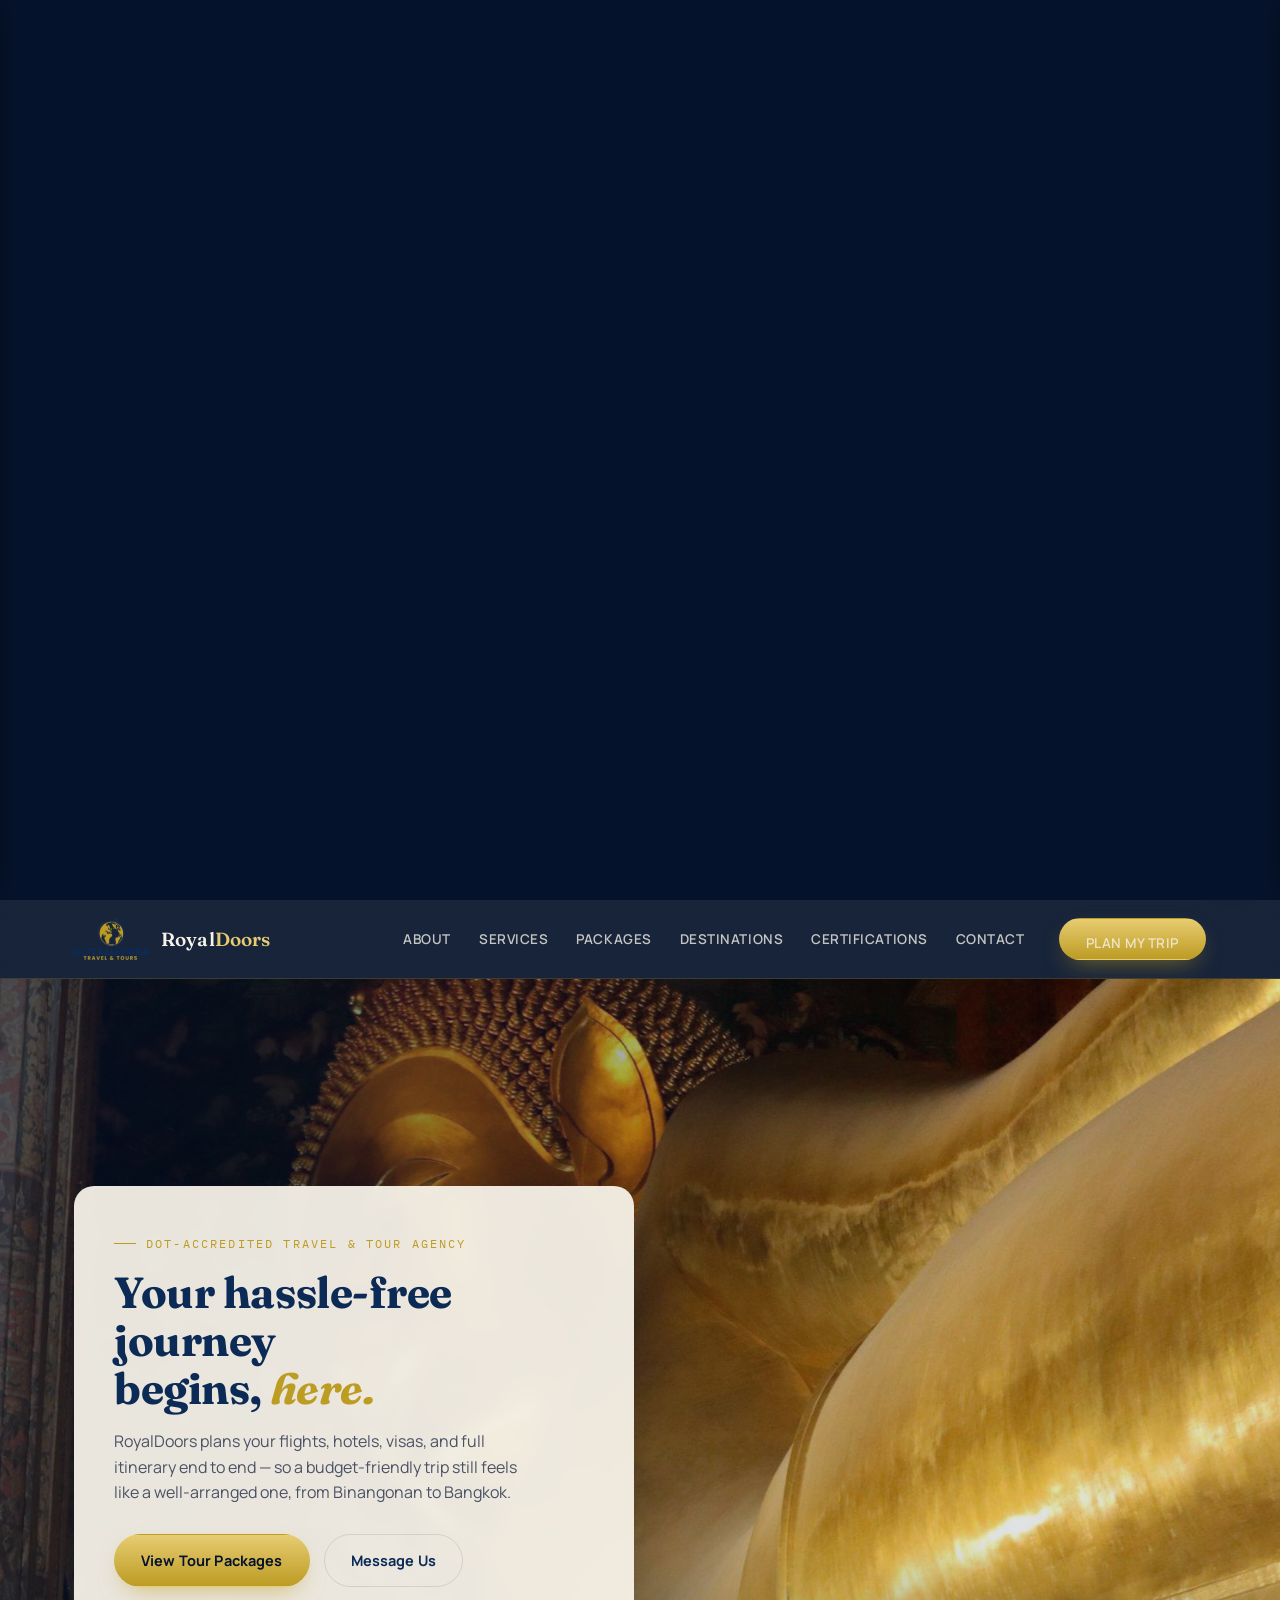
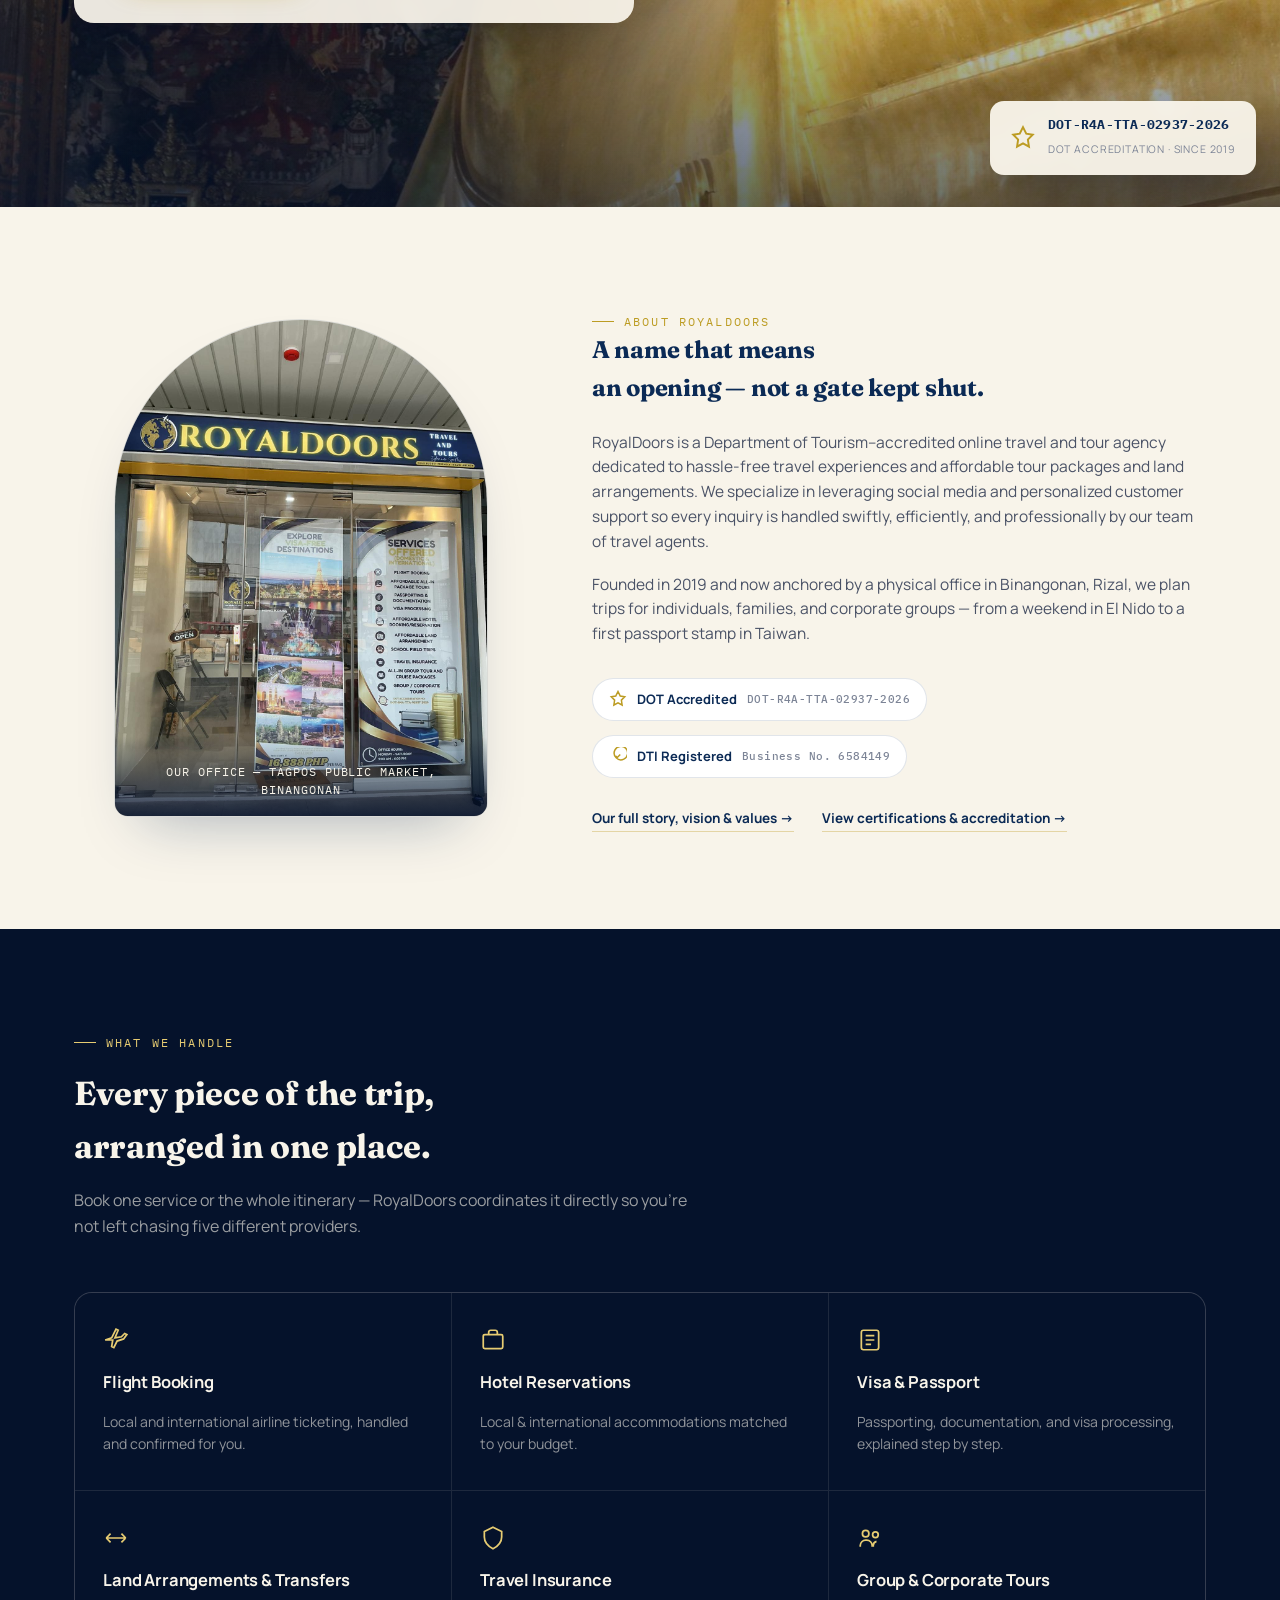
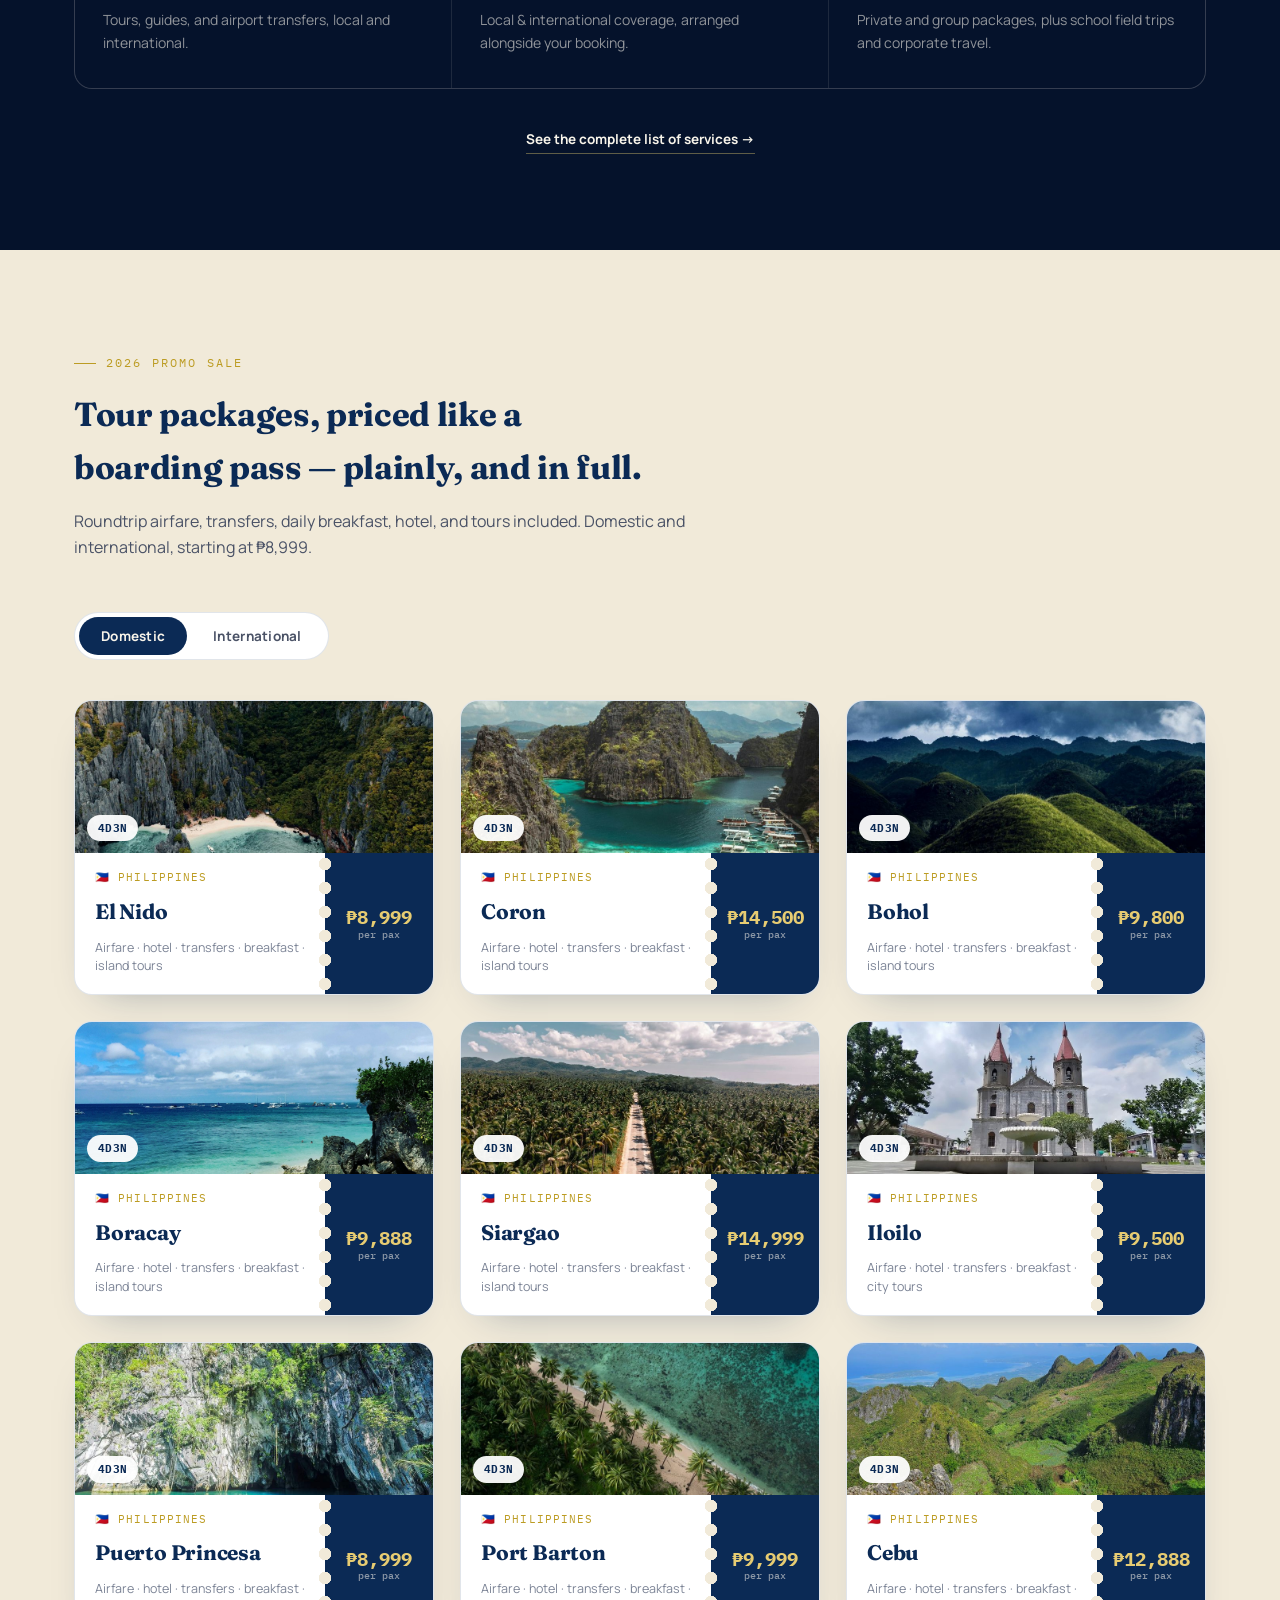
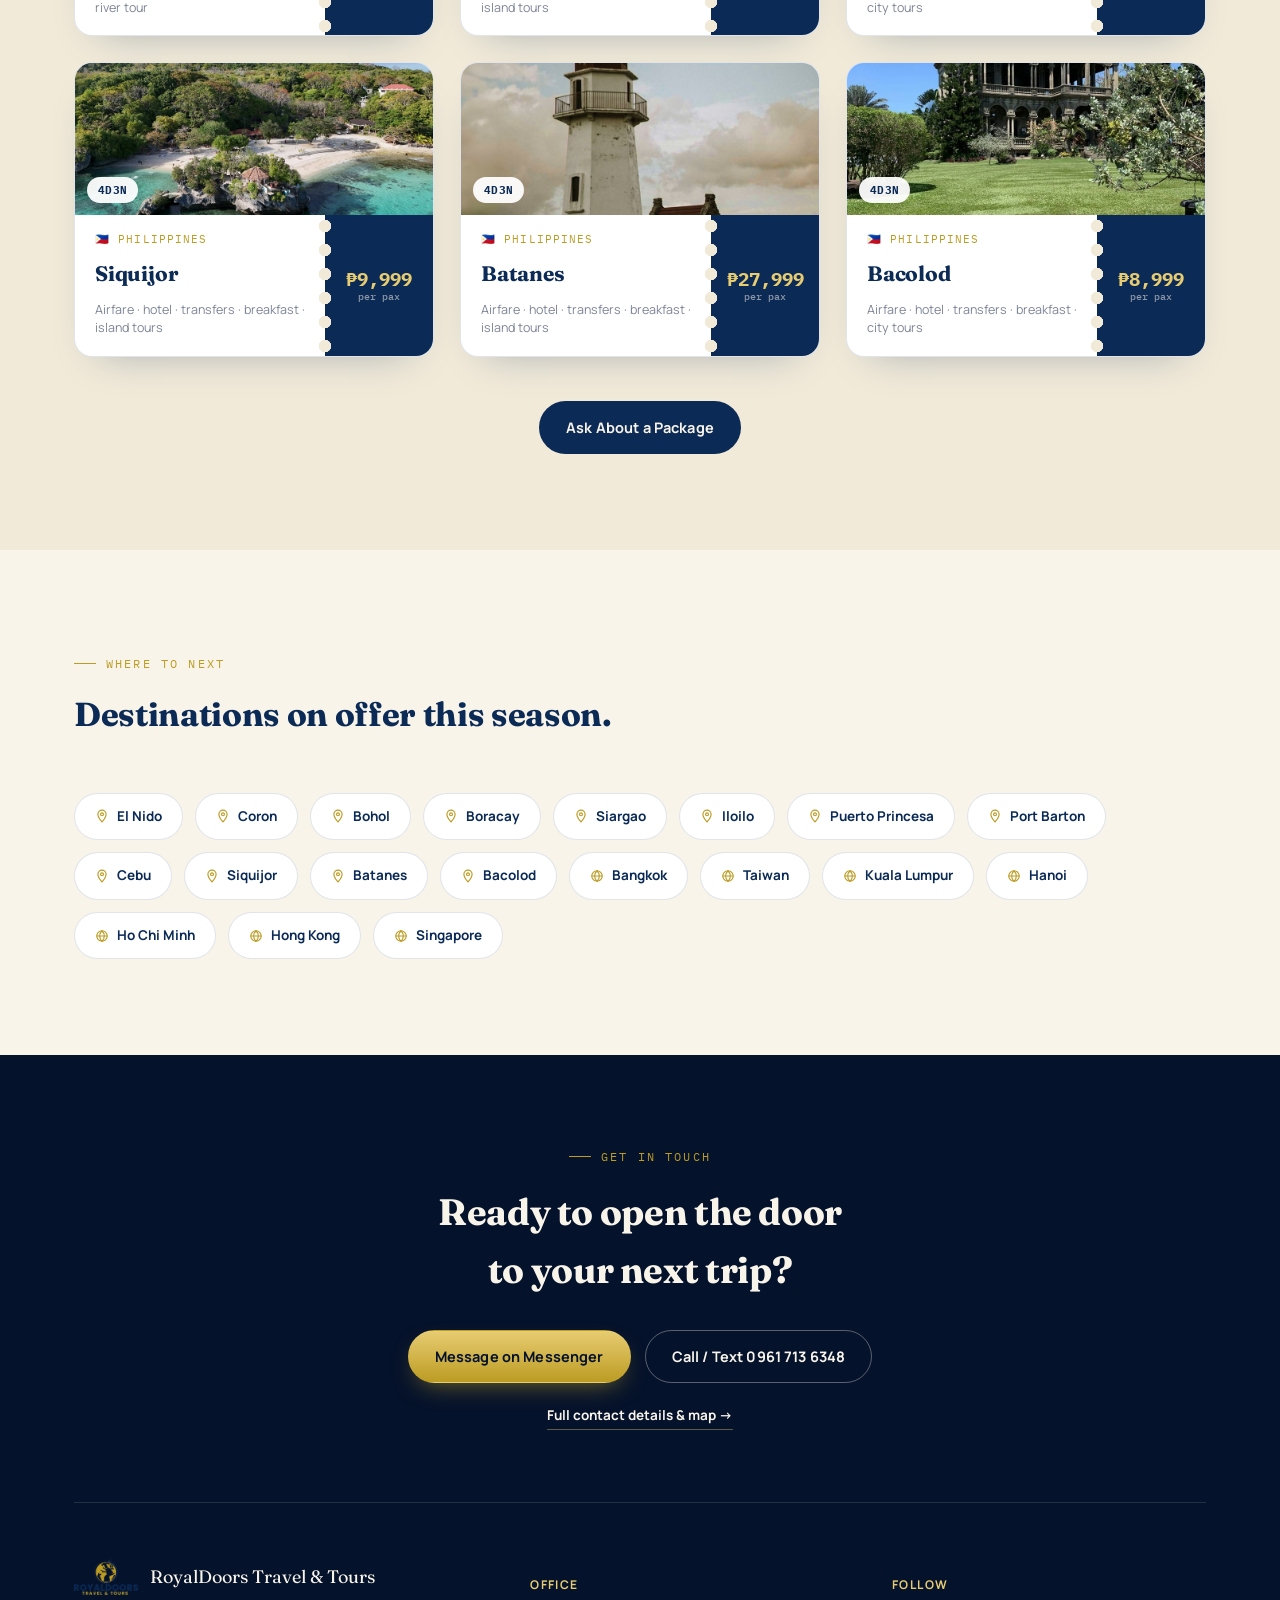
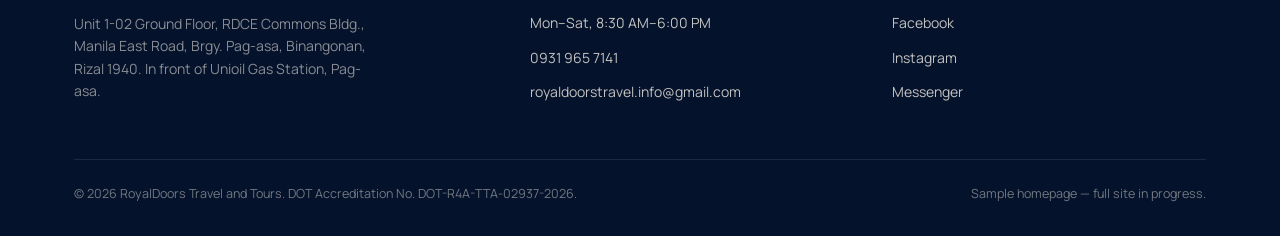
<file: index.html>
<!DOCTYPE html>
<html lang="en">
<head>
<meta charset="UTF-8" />
<meta name="viewport" content="width=device-width, initial-scale=1.0" />
<title>RoyalDoors Travel &amp; Tours | DOT-Accredited Travel Agency in Binangonan, Rizal</title>
<meta name="description" content="RoyalDoors Travel and Tours — DOT-accredited, budget-friendly travel agency in Binangonan, Rizal offering affordable domestic and international tour packages, flight booking, visa processing, and hassle-free travel planning." />
<meta property="og:title" content="RoyalDoors Travel & Tours" />
<meta property="og:description" content="Your hassle-free journey begins, here. Affordable domestic & international tour packages, DOT-accredited." />
<meta property="og:image" content="assets/images/logo.png" />
<meta property="og:type" content="website" />
<link rel="icon" href="assets/images/logo.png" type="image/png" />
<link rel="preconnect" href="https://fonts.googleapis.com" />
<link rel="preconnect" href="https://fonts.gstatic.com" crossorigin />
<link href="https://fonts.googleapis.com/css2?family=Fraunces:ital,opsz,wght@0,9..144,500;0,9..144,600;1,9..144,500&family=Manrope:wght@500;600;700;800&family=IBM+Plex+Mono:wght@500;600&display=swap" rel="stylesheet" />
<link rel="stylesheet" href="styles.css" />
</head>
<body>

<div class="preloader" id="preloader" aria-hidden="true">
  <div class="door door-left">
    <span class="door-panel door-panel-top"></span>
    <span class="door-panel door-panel-bottom"></span>
    <span class="door-handle"></span>
  </div>
  <div class="door door-right">
    <span class="door-panel door-panel-top"></span>
    <span class="door-panel door-panel-bottom"></span>
    <span class="door-handle"></span>
  </div>
  <div class="preloader-mark">
    <img src="assets/images/logo.png" alt="RoyalDoors Travel and Tours" />
  </div>
</div>

<header class="site-header">
  <div class="container">
    <a class="brand" href="index.html">
      <img src="assets/images/logo.png" alt="RoyalDoors Travel and Tours logo" />
      <span class="brand-word">Royal<span>Doors</span></span>
    </a>
    <nav class="main-nav" id="main-nav">
      <ul>
        <li><a href="about.html">About</a></li>
        <li><a href="services.html">Services</a></li>
        <li><a href="index.html#packages">Packages</a></li>
        <li><a href="index.html#destinations">Destinations</a></li>
        <li><a href="certifications.html">Certifications</a></li>
        <li><a href="contact.html">Contact</a></li>
      </ul>
      <a class="btn btn-gold" href="contact.html">Plan My Trip</a>
    </nav>
    <button class="nav-toggle" id="nav-toggle" aria-label="Toggle navigation" aria-expanded="false" aria-controls="main-nav">
      <span></span><span></span><span></span>
    </button>
  </div>
</header>

<main id="top">

  <!-- HERO -->
  <section class="hero" id="hero">
    <div class="hero-media">
      <img class="hero-photo" id="hero-photo" src="assets/images/hero_bangkok_buddha.jpg" alt="The golden Reclining Buddha at Wat Pho temple, Bangkok" />
      <div class="hero-scrim"></div>
    </div>

    <div class="container hero-content">
      <div class="hero-card">
        <span class="eyebrow">DOT-Accredited Travel &amp; Tour Agency</span>
        <h1>Your hassle&#8209;free journey<br />begins, <em>here.</em></h1>
        <p class="lede">RoyalDoors plans your flights, hotels, visas, and full itinerary end to end — so a budget-friendly trip still feels like a well-arranged one, from Binangonan to Bangkok.</p>
        <div class="hero-actions">
          <a class="btn btn-gold" href="#packages">View Tour Packages</a>
          <a class="btn btn-outline" href="#contact">Message Us</a>
        </div>
      </div>
    </div>

    <div class="hero-badge">
      <svg width="26" height="26" viewBox="0 0 24 24" fill="none" stroke="currentColor" stroke-width="1.8"><path d="M12 2l3 6 6 1-4.5 4.5 1 6.5-5.5-3-5.5 3 1-6.5L3 9l6-1z"/></svg>
      <div>
        <b>DOT-R4A-TTA-02937-2026</b>
        <span>DOT Accreditation &middot; Since 2019</span>
      </div>
    </div>
  </section>

  <!-- ABOUT -->
  <section class="about" id="about">
    <div class="container about-grid">
      <figure class="about-photo">
        <img src="assets/images/office.jpg" alt="RoyalDoors Travel and Tours storefront in Tagpos Public Market, Binangonan, Rizal" />
        <figcaption>Our office &mdash; Tagpos Public Market, Binangonan</figcaption>
      </figure>
      <div class="about-body">
        <span class="eyebrow">About RoyalDoors</span>
        <h2>A name that means<br />an opening &mdash; not a gate kept shut.</h2>
        <p>RoyalDoors is a Department of Tourism&ndash;accredited online travel and tour agency dedicated to hassle-free travel experiences and affordable tour packages and land arrangements. We specialize in leveraging social media and personalized customer support so every inquiry is handled swiftly, efficiently, and professionally by our team of travel agents.</p>
        <p>Founded in 2019 and now anchored by a physical office in Binangonan, Rizal, we plan trips for individuals, families, and corporate groups &mdash; from a weekend in El Nido to a first passport stamp in Taiwan.</p>
        <div class="credential-row">
          <span class="credential">
            <svg width="18" height="18" viewBox="0 0 24 24" fill="none" stroke="currentColor" stroke-width="2"><path d="M12 2l3 6 6 1-4.5 4.5 1 6.5-5.5-3-5.5 3 1-6.5L3 9l6-1z"/></svg>
            DOT Accredited <small>DOT-R4A-TTA-02937-2026</small>
          </span>
          <span class="credential">
            <svg width="18" height="18" viewBox="0 0 24 24" fill="none" stroke="currentColor" stroke-width="2"><path d="M9 12l2 2 4-4M7.8 4.2A9 9 0 1119.8 16.2 9 9 0 017.8 4.2z"/></svg>
            DTI Registered <small>Business No. 6584149</small>
          </span>
        </div>
        <div class="section-links">
          <a class="text-link" href="about.html">Our full story, vision &amp; values &rarr;</a>
          <a class="text-link" href="certifications.html">View certifications &amp; accreditation &rarr;</a>
        </div>
      </div>
    </div>
  </section>

  <!-- SERVICES -->
  <section class="services" id="services">
    <div class="container">
      <div class="section-head">
        <span class="eyebrow">What We Handle</span>
        <h2>Every piece of the trip, arranged in one place.</h2>
        <p>Book one service or the whole itinerary &mdash; RoyalDoors coordinates it directly so you're not left chasing five different providers.</p>
      </div>
      <div class="service-grid">
        <div class="service-card">
          <svg width="26" height="26" viewBox="0 0 24 24" fill="none" stroke="currentColor" stroke-width="1.6"><path d="M2 12l6-2 4-8 2 1-3 7 6-1 3-3 2 1-3 4-6 2-3 6-2-1 1-6z"/></svg>
          <h3>Flight Booking</h3>
          <p>Local and international airline ticketing, handled and confirmed for you.</p>
        </div>
        <div class="service-card">
          <svg width="26" height="26" viewBox="0 0 24 24" fill="none" stroke="currentColor" stroke-width="1.6"><rect x="3" y="7" width="18" height="13" rx="1.5"/><path d="M8 7V5a2 2 0 012-2h4a2 2 0 012 2v2"/></svg>
          <h3>Hotel Reservations</h3>
          <p>Local &amp; international accommodations matched to your budget.</p>
        </div>
        <div class="service-card">
          <svg width="26" height="26" viewBox="0 0 24 24" fill="none" stroke="currentColor" stroke-width="1.6"><rect x="4" y="3" width="16" height="18" rx="2"/><path d="M8 8h8M8 12h8M8 16h5"/></svg>
          <h3>Visa &amp; Passport</h3>
          <p>Passporting, documentation, and visa processing, explained step by step.</p>
        </div>
        <div class="service-card">
          <svg width="26" height="26" viewBox="0 0 24 24" fill="none" stroke="currentColor" stroke-width="1.6"><path d="M3 12h18M3 12l4-4M3 12l4 4M21 12l-4-4M21 12l-4 4"/></svg>
          <h3>Land Arrangements &amp; Transfers</h3>
          <p>Tours, guides, and airport transfers, local and international.</p>
        </div>
        <div class="service-card">
          <svg width="26" height="26" viewBox="0 0 24 24" fill="none" stroke="currentColor" stroke-width="1.6"><path d="M12 2l8 4v5c0 5-3.5 8.5-8 11-4.5-2.5-8-6-8-11V6z"/></svg>
          <h3>Travel Insurance</h3>
          <p>Local &amp; international coverage, arranged alongside your booking.</p>
        </div>
        <div class="service-card">
          <svg width="26" height="26" viewBox="0 0 24 24" fill="none" stroke="currentColor" stroke-width="1.6"><circle cx="8" cy="8" r="3"/><circle cx="17" cy="9" r="2.6"/><path d="M3 20v-1a5 5 0 015-5h1a5 5 0 015 5v1M15 20v-1a4 4 0 013-3.87"/></svg>
          <h3>Group &amp; Corporate Tours</h3>
          <p>Private and group packages, plus school field trips and corporate travel.</p>
        </div>
      </div>
      <div class="section-links center">
        <a class="text-link light" href="services.html">See the complete list of services &rarr;</a>
      </div>
    </div>
  </section>

  <!-- PACKAGES -->
  <section class="packages" id="packages">
    <div class="container">
      <div class="section-head">
        <span class="eyebrow">2026 Promo Sale</span>
        <h2>Tour packages, priced like a boarding pass &mdash; plainly, and in full.</h2>
        <p>Roundtrip airfare, transfers, daily breakfast, hotel, and tours included. Domestic and international, starting at ₱8,999.</p>
      </div>

      <div class="package-tabs" role="tablist" aria-label="Package regions">
        <button type="button" class="is-active" data-tab="domestic" role="tab" aria-selected="true">Domestic</button>
        <button type="button" data-tab="international" role="tab" aria-selected="false">International</button>
      </div>

      <div class="package-grid" id="package-grid" data-view="domestic">

        <article class="ticket" data-region="domestic">
          <div class="ticket-photo"><img src="assets/images/packages/el-nido.jpg" alt="El Nido, Palawan limestone cliffs and lagoon" loading="lazy" /><span class="nights-pill">4D3N</span></div>
          <div class="ticket-main">
            <span class="ticket-route">&#127477;&#127469; Philippines</span>
            <h3 class="ticket-dest">El Nido</h3>
            <p class="ticket-includes">Airfare &middot; hotel &middot; transfers &middot; breakfast &middot; island tours</p>
          </div>
          <div class="ticket-stub"><span class="price">&#8369;8,999<small>per pax</small></span></div>
        </article>

        <article class="ticket" data-region="domestic">
          <div class="ticket-photo"><img src="assets/images/packages/coron.jpg" alt="Coron, Palawan turquoise lagoon" loading="lazy" /><span class="nights-pill">4D3N</span></div>
          <div class="ticket-main">
            <span class="ticket-route">&#127477;&#127469; Philippines</span>
            <h3 class="ticket-dest">Coron</h3>
            <p class="ticket-includes">Airfare &middot; hotel &middot; transfers &middot; breakfast &middot; island tours</p>
          </div>
          <div class="ticket-stub"><span class="price">&#8369;14,500<small>per pax</small></span></div>
        </article>

        <article class="ticket" data-region="domestic">
          <div class="ticket-photo"><img src="assets/images/packages/bohol.jpg" alt="Bohol Chocolate Hills" loading="lazy" /><span class="nights-pill">4D3N</span></div>
          <div class="ticket-main">
            <span class="ticket-route">&#127477;&#127469; Philippines</span>
            <h3 class="ticket-dest">Bohol</h3>
            <p class="ticket-includes">Airfare &middot; hotel &middot; transfers &middot; breakfast &middot; island tours</p>
          </div>
          <div class="ticket-stub"><span class="price">&#8369;9,800<small>per pax</small></span></div>
        </article>

        <article class="ticket" data-region="domestic">
          <div class="ticket-photo"><img src="assets/images/hero_boracay.jpg" alt="Boracay white sand beach" loading="lazy" /><span class="nights-pill">4D3N</span></div>
          <div class="ticket-main">
            <span class="ticket-route">&#127477;&#127469; Philippines</span>
            <h3 class="ticket-dest">Boracay</h3>
            <p class="ticket-includes">Airfare &middot; hotel &middot; transfers &middot; breakfast &middot; island tours</p>
          </div>
          <div class="ticket-stub"><span class="price">&#8369;9,888<small>per pax</small></span></div>
        </article>

        <article class="ticket" data-region="domestic">
          <div class="ticket-photo"><img src="assets/images/packages/siargao.jpg" alt="Siargao island surf coastline" loading="lazy" /><span class="nights-pill">4D3N</span></div>
          <div class="ticket-main">
            <span class="ticket-route">&#127477;&#127469; Philippines</span>
            <h3 class="ticket-dest">Siargao</h3>
            <p class="ticket-includes">Airfare &middot; hotel &middot; transfers &middot; breakfast &middot; island tours</p>
          </div>
          <div class="ticket-stub"><span class="price">&#8369;14,999<small>per pax</small></span></div>
        </article>

        <article class="ticket" data-region="domestic">
          <div class="ticket-photo"><img src="assets/images/packages/iloilo.jpg" alt="Iloilo heritage street" loading="lazy" /><span class="nights-pill">4D3N</span></div>
          <div class="ticket-main">
            <span class="ticket-route">&#127477;&#127469; Philippines</span>
            <h3 class="ticket-dest">Iloilo</h3>
            <p class="ticket-includes">Airfare &middot; hotel &middot; transfers &middot; breakfast &middot; city tours</p>
          </div>
          <div class="ticket-stub"><span class="price">&#8369;9,500<small>per pax</small></span></div>
        </article>

        <article class="ticket" data-region="domestic">
          <div class="ticket-photo"><img src="assets/images/packages/puerto-princesa.jpg" alt="Puerto Princesa underground river" loading="lazy" /><span class="nights-pill">4D3N</span></div>
          <div class="ticket-main">
            <span class="ticket-route">&#127477;&#127469; Philippines</span>
            <h3 class="ticket-dest">Puerto Princesa</h3>
            <p class="ticket-includes">Airfare &middot; hotel &middot; transfers &middot; breakfast &middot; river tour</p>
          </div>
          <div class="ticket-stub"><span class="price">&#8369;8,999<small>per pax</small></span></div>
        </article>

        <article class="ticket" data-region="domestic">
          <div class="ticket-photo"><img src="assets/images/packages/port-barton.jpg" alt="Port Barton palm-lined beach" loading="lazy" /><span class="nights-pill">4D3N</span></div>
          <div class="ticket-main">
            <span class="ticket-route">&#127477;&#127469; Philippines</span>
            <h3 class="ticket-dest">Port Barton</h3>
            <p class="ticket-includes">Airfare &middot; hotel &middot; transfers &middot; breakfast &middot; island tours</p>
          </div>
          <div class="ticket-stub"><span class="price">&#8369;9,999<small>per pax</small></span></div>
        </article>

        <article class="ticket" data-region="domestic">
          <div class="ticket-photo"><img src="assets/images/packages/cebu.jpg" alt="Cebu heritage landmark" loading="lazy" /><span class="nights-pill">4D3N</span></div>
          <div class="ticket-main">
            <span class="ticket-route">&#127477;&#127469; Philippines</span>
            <h3 class="ticket-dest">Cebu</h3>
            <p class="ticket-includes">Airfare &middot; hotel &middot; transfers &middot; breakfast &middot; city tours</p>
          </div>
          <div class="ticket-stub"><span class="price">&#8369;12,888<small>per pax</small></span></div>
        </article>

        <article class="ticket" data-region="domestic">
          <div class="ticket-photo"><img src="assets/images/packages/siquijor.jpg" alt="Siquijor waterfalls" loading="lazy" /><span class="nights-pill">4D3N</span></div>
          <div class="ticket-main">
            <span class="ticket-route">&#127477;&#127469; Philippines</span>
            <h3 class="ticket-dest">Siquijor</h3>
            <p class="ticket-includes">Airfare &middot; hotel &middot; transfers &middot; breakfast &middot; island tours</p>
          </div>
          <div class="ticket-stub"><span class="price">&#8369;9,999<small>per pax</small></span></div>
        </article>

        <article class="ticket" data-region="domestic">
          <div class="ticket-photo"><img src="assets/images/packages/batanes.jpg" alt="Batanes rolling hills and lighthouse" loading="lazy" /><span class="nights-pill">4D3N</span></div>
          <div class="ticket-main">
            <span class="ticket-route">&#127477;&#127469; Philippines</span>
            <h3 class="ticket-dest">Batanes</h3>
            <p class="ticket-includes">Airfare &middot; hotel &middot; transfers &middot; breakfast &middot; island tours</p>
          </div>
          <div class="ticket-stub"><span class="price">&#8369;27,999<small>per pax</small></span></div>
        </article>

        <article class="ticket" data-region="domestic">
          <div class="ticket-photo"><img src="assets/images/packages/bacolod.jpg" alt="Bacolod landmark" loading="lazy" /><span class="nights-pill">4D3N</span></div>
          <div class="ticket-main">
            <span class="ticket-route">&#127477;&#127469; Philippines</span>
            <h3 class="ticket-dest">Bacolod</h3>
            <p class="ticket-includes">Airfare &middot; hotel &middot; transfers &middot; breakfast &middot; city tours</p>
          </div>
          <div class="ticket-stub"><span class="price">&#8369;8,999<small>per pax</small></span></div>
        </article>

        <article class="ticket" data-region="international" style="display:none;">
          <div class="ticket-photo"><img src="assets/images/packages/bangkok.jpg" alt="Bangkok, Thailand temple skyline" loading="lazy" /><span class="nights-pill">4D3N</span></div>
          <div class="ticket-main">
            <span class="ticket-route">&#127481;&#127469; Thailand</span>
            <h3 class="ticket-dest">Bangkok</h3>
            <p class="ticket-includes">Roundtrip airfare &middot; hotel &middot; transfers &middot; breakfast &middot; tours</p>
          </div>
          <div class="ticket-stub"><span class="price">&#8369;16,888<small>per pax</small></span></div>
        </article>

        <article class="ticket" data-region="international" style="display:none;">
          <div class="ticket-photo"><img src="assets/images/packages/taiwan.jpg" alt="Taiwan cityscape" loading="lazy" /><span class="nights-pill">4D3N</span></div>
          <div class="ticket-main">
            <span class="ticket-route">&#127481;&#127484; Taiwan</span>
            <h3 class="ticket-dest">Taiwan</h3>
            <p class="ticket-includes">Roundtrip airfare &middot; hotel &middot; transfers &middot; breakfast &middot; tours</p>
          </div>
          <div class="ticket-stub"><span class="price">&#8369;23,888<small>per pax</small></span></div>
        </article>

        <article class="ticket" data-region="international" style="display:none;">
          <div class="ticket-photo"><img src="assets/images/packages/kuala-lumpur.jpg" alt="Kuala Lumpur, Malaysia skyline" loading="lazy" /><span class="nights-pill">4D3N</span></div>
          <div class="ticket-main">
            <span class="ticket-route">&#127474;&#127486; Malaysia</span>
            <h3 class="ticket-dest">Kuala Lumpur</h3>
            <p class="ticket-includes">Roundtrip airfare &middot; hotel &middot; transfers &middot; breakfast &middot; tours</p>
          </div>
          <div class="ticket-stub"><span class="price">&#8369;17,888<small>per pax</small></span></div>
        </article>

        <article class="ticket" data-region="international" style="display:none;">
          <div class="ticket-photo"><img src="assets/images/packages/twin-city.jpg" alt="Shenzhen skyline" loading="lazy" /><span class="nights-pill">4D3N</span></div>
          <div class="ticket-main">
            <span class="ticket-route">&#127469;&#127472; Hong Kong &amp; Shenzhen</span>
            <h3 class="ticket-dest">Twin City</h3>
            <p class="ticket-includes">Roundtrip airfare &middot; hotel &middot; transfers &middot; breakfast &middot; tours</p>
          </div>
          <div class="ticket-stub"><span class="price">&#8369;27,888<small>per pax</small></span></div>
        </article>

        <article class="ticket" data-region="international" style="display:none;">
          <div class="ticket-photo"><img src="assets/images/packages/hanoi.jpg" alt="Hanoi, Vietnam scenery" loading="lazy" /><span class="nights-pill">4D3N</span></div>
          <div class="ticket-main">
            <span class="ticket-route">&#127483;&#127475; Vietnam</span>
            <h3 class="ticket-dest">Hanoi</h3>
            <p class="ticket-includes">Roundtrip airfare &middot; hotel &middot; transfers &middot; breakfast &middot; tours</p>
          </div>
          <div class="ticket-stub"><span class="price">&#8369;21,888<small>per pax</small></span></div>
        </article>

        <article class="ticket" data-region="international" style="display:none;">
          <div class="ticket-photo"><img src="assets/images/packages/ho-chi-minh.jpg" alt="Ho Chi Minh City, Vietnam skyline" loading="lazy" /><span class="nights-pill">4D3N</span></div>
          <div class="ticket-main">
            <span class="ticket-route">&#127483;&#127475; Vietnam</span>
            <h3 class="ticket-dest">Ho Chi Minh</h3>
            <p class="ticket-includes">Roundtrip airfare &middot; hotel &middot; transfers &middot; breakfast &middot; tours</p>
          </div>
          <div class="ticket-stub"><span class="price">&#8369;21,888<small>per pax</small></span></div>
        </article>

        <article class="ticket" data-region="international" style="display:none;">
          <div class="ticket-photo"><img src="assets/images/packages/hong-kong.jpg" alt="Hong Kong skyline and harbour" loading="lazy" /><span class="nights-pill">4D3N</span></div>
          <div class="ticket-main">
            <span class="ticket-route">&#127469;&#127472; Hong Kong SAR</span>
            <h3 class="ticket-dest">Hong Kong</h3>
            <p class="ticket-includes">Roundtrip airfare &middot; hotel &middot; transfers &middot; breakfast &middot; tours</p>
          </div>
          <div class="ticket-stub"><span class="price">&#8369;17,888<small>per pax</small></span></div>
        </article>

        <article class="ticket" data-region="international" style="display:none;">
          <div class="ticket-photo"><img src="assets/images/packages/singapore.jpg" alt="Singapore skyline" loading="lazy" /><span class="nights-pill">4D3N</span></div>
          <div class="ticket-main">
            <span class="ticket-route">&#127480;&#127468; Singapore</span>
            <h3 class="ticket-dest">Singapore</h3>
            <p class="ticket-includes">Roundtrip airfare &middot; hotel &middot; transfers &middot; breakfast &middot; tours</p>
          </div>
          <div class="ticket-stub"><span class="price">&#8369;23,888<small>per pax</small></span></div>
        </article>

      </div>

      <div class="packages-more" style="justify-content:center;">
        <a class="btn btn-navy" href="contact.html">Ask About a Package</a>
      </div>
    </div>
  </section>

  <!-- DESTINATIONS -->
  <section class="destinations" id="destinations">
    <div class="container">
      <div class="section-head">
        <span class="eyebrow">Where To Next</span>
        <h2>Destinations on offer this season.</h2>
      </div>
      <div class="dest-strip">
        <!-- Domestic -->
        <span class="dest-chip"><svg viewBox="0 0 24 24" fill="none" stroke="currentColor" stroke-width="2"><path d="M12 22s7-7.5 7-13a7 7 0 10-14 0c0 5.5 7 13 7 13z"/><circle cx="12" cy="9" r="2.5"/></svg>El Nido</span>
        <span class="dest-chip"><svg viewBox="0 0 24 24" fill="none" stroke="currentColor" stroke-width="2"><path d="M12 22s7-7.5 7-13a7 7 0 10-14 0c0 5.5 7 13 7 13z"/><circle cx="12" cy="9" r="2.5"/></svg>Coron</span>
        <span class="dest-chip"><svg viewBox="0 0 24 24" fill="none" stroke="currentColor" stroke-width="2"><path d="M12 22s7-7.5 7-13a7 7 0 10-14 0c0 5.5 7 13 7 13z"/><circle cx="12" cy="9" r="2.5"/></svg>Bohol</span>
        <span class="dest-chip"><svg viewBox="0 0 24 24" fill="none" stroke="currentColor" stroke-width="2"><path d="M12 22s7-7.5 7-13a7 7 0 10-14 0c0 5.5 7 13 7 13z"/><circle cx="12" cy="9" r="2.5"/></svg>Boracay</span>
        <span class="dest-chip"><svg viewBox="0 0 24 24" fill="none" stroke="currentColor" stroke-width="2"><path d="M12 22s7-7.5 7-13a7 7 0 10-14 0c0 5.5 7 13 7 13z"/><circle cx="12" cy="9" r="2.5"/></svg>Siargao</span>
        <span class="dest-chip"><svg viewBox="0 0 24 24" fill="none" stroke="currentColor" stroke-width="2"><path d="M12 22s7-7.5 7-13a7 7 0 10-14 0c0 5.5 7 13 7 13z"/><circle cx="12" cy="9" r="2.5"/></svg>Iloilo</span>
        <span class="dest-chip"><svg viewBox="0 0 24 24" fill="none" stroke="currentColor" stroke-width="2"><path d="M12 22s7-7.5 7-13a7 7 0 10-14 0c0 5.5 7 13 7 13z"/><circle cx="12" cy="9" r="2.5"/></svg>Puerto Princesa</span>
        <span class="dest-chip"><svg viewBox="0 0 24 24" fill="none" stroke="currentColor" stroke-width="2"><path d="M12 22s7-7.5 7-13a7 7 0 10-14 0c0 5.5 7 13 7 13z"/><circle cx="12" cy="9" r="2.5"/></svg>Port Barton</span>
        <span class="dest-chip"><svg viewBox="0 0 24 24" fill="none" stroke="currentColor" stroke-width="2"><path d="M12 22s7-7.5 7-13a7 7 0 10-14 0c0 5.5 7 13 7 13z"/><circle cx="12" cy="9" r="2.5"/></svg>Cebu</span>
        <span class="dest-chip"><svg viewBox="0 0 24 24" fill="none" stroke="currentColor" stroke-width="2"><path d="M12 22s7-7.5 7-13a7 7 0 10-14 0c0 5.5 7 13 7 13z"/><circle cx="12" cy="9" r="2.5"/></svg>Siquijor</span>
        <span class="dest-chip"><svg viewBox="0 0 24 24" fill="none" stroke="currentColor" stroke-width="2"><path d="M12 22s7-7.5 7-13a7 7 0 10-14 0c0 5.5 7 13 7 13z"/><circle cx="12" cy="9" r="2.5"/></svg>Batanes</span>
        <span class="dest-chip"><svg viewBox="0 0 24 24" fill="none" stroke="currentColor" stroke-width="2"><path d="M12 22s7-7.5 7-13a7 7 0 10-14 0c0 5.5 7 13 7 13z"/><circle cx="12" cy="9" r="2.5"/></svg>Bacolod</span>
        <!-- International -->
        <span class="dest-chip"><svg viewBox="0 0 24 24" fill="none" stroke="currentColor" stroke-width="2"><circle cx="12" cy="12" r="9"/><path d="M3 12h18M12 3c2.5 2.5 4 5.7 4 9s-1.5 6.5-4 9c-2.5-2.5-4-5.7-4-9s1.5-6.5 4-9z"/></svg>Bangkok</span>
        <span class="dest-chip"><svg viewBox="0 0 24 24" fill="none" stroke="currentColor" stroke-width="2"><circle cx="12" cy="12" r="9"/><path d="M3 12h18M12 3c2.5 2.5 4 5.7 4 9s-1.5 6.5-4 9c-2.5-2.5-4-5.7-4-9s1.5-6.5 4-9z"/></svg>Taiwan</span>
        <span class="dest-chip"><svg viewBox="0 0 24 24" fill="none" stroke="currentColor" stroke-width="2"><circle cx="12" cy="12" r="9"/><path d="M3 12h18M12 3c2.5 2.5 4 5.7 4 9s-1.5 6.5-4 9c-2.5-2.5-4-5.7-4-9s1.5-6.5 4-9z"/></svg>Kuala Lumpur</span>
        <span class="dest-chip"><svg viewBox="0 0 24 24" fill="none" stroke="currentColor" stroke-width="2"><circle cx="12" cy="12" r="9"/><path d="M3 12h18M12 3c2.5 2.5 4 5.7 4 9s-1.5 6.5-4 9c-2.5-2.5-4-5.7-4-9s1.5-6.5 4-9z"/></svg>Hanoi</span>
        <span class="dest-chip"><svg viewBox="0 0 24 24" fill="none" stroke="currentColor" stroke-width="2"><circle cx="12" cy="12" r="9"/><path d="M3 12h18M12 3c2.5 2.5 4 5.7 4 9s-1.5 6.5-4 9c-2.5-2.5-4-5.7-4-9s1.5-6.5 4-9z"/></svg>Ho Chi Minh</span>
        <span class="dest-chip"><svg viewBox="0 0 24 24" fill="none" stroke="currentColor" stroke-width="2"><circle cx="12" cy="12" r="9"/><path d="M3 12h18M12 3c2.5 2.5 4 5.7 4 9s-1.5 6.5-4 9c-2.5-2.5-4-5.7-4-9s1.5-6.5 4-9z"/></svg>Hong Kong</span>
        <span class="dest-chip"><svg viewBox="0 0 24 24" fill="none" stroke="currentColor" stroke-width="2"><circle cx="12" cy="12" r="9"/><path d="M3 12h18M12 3c2.5 2.5 4 5.7 4 9s-1.5 6.5-4 9c-2.5-2.5-4-5.7-4-9s1.5-6.5 4-9z"/></svg>Singapore</span>
      </div>
    </div>
  </section>

</main>

<!-- FOOTER / CONTACT -->
<footer class="site-footer" id="contact">
  <div class="container">
    <div class="footer-cta">
      <span class="eyebrow">Get In Touch</span>
      <h2>Ready to open the door<br />to your next trip?</h2>
      <div class="actions">
        <a class="btn btn-gold" href="https://m.me/RoyalDoorsTravel" target="_blank" rel="noopener">Message on Messenger</a>
        <a class="btn btn-outline" href="tel:+639617136348">Call / Text 0961 713 6348</a>
      </div>
      <a class="text-link light" href="contact.html" style="margin-top:22px; display:inline-block;">Full contact details &amp; map &rarr;</a>
    </div>

    <div class="footer-grid">
      <div class="footer-col">
        <div class="footer-brand">
          <img src="assets/images/logo.png" alt="RoyalDoors Travel and Tours logo" />
          <span>RoyalDoors Travel &amp; Tours</span>
        </div>
        <p class="footer-note">Unit 1-02 Ground Floor, RDCE Commons Bldg., Manila East Road, Brgy. Pag-asa, Binangonan, Rizal 1940. In front of Unioil Gas Station, Pag-asa.</p>
      </div>
      <div class="footer-col">
        <h4>Office</h4>
        <ul>
          <li>Mon&ndash;Sat, 8:30 AM&ndash;6:00 PM</li>
          <li><a href="tel:+639319657141">0931 965 7141</a></li>
          <li><a href="mailto:royaldoorstravel.info@gmail.com">royaldoorstravel.info@gmail.com</a></li>
        </ul>
      </div>
      <div class="footer-col">
        <h4>Follow</h4>
        <ul>
          <li><a href="https://facebook.com/RoyalDoorsTravel" target="_blank" rel="noopener">Facebook</a></li>
          <li><a href="https://instagram.com/royaldoorstravelandtours" target="_blank" rel="noopener">Instagram</a></li>
          <li><a href="https://m.me/RoyalDoorsTravel" target="_blank" rel="noopener">Messenger</a></li>
        </ul>
      </div>
    </div>

    <div class="footer-bottom">
      <span>&copy; 2026 RoyalDoors Travel and Tours. DOT Accreditation No. DOT-R4A-TTA-02937-2026.</span>
      <span>Sample homepage &mdash; full site in progress.</span>
    </div>
  </div>
</footer>

<div class="chat-dock">
  <a class="chat-messenger" href="https://m.me/RoyalDoorsTravel" target="_blank" rel="noopener" aria-label="Chat on Messenger">
    <svg width="24" height="24" viewBox="0 0 24 24" fill="currentColor"><path d="M12 2C6.48 2 2 6.14 2 11.25c0 2.9 1.44 5.49 3.7 7.19V22l3.38-1.86c.9.25 1.87.38 2.92.38 5.52 0 10-4.14 10-9.27C22 6.14 17.52 2 12 2zm1.02 12.48l-2.56-2.73-4.98 2.73 5.48-5.82 2.62 2.73 4.92-2.73-5.48 5.82z"/></svg>
  </a>
  <a class="chat-whatsapp" href="https://wa.me/639617136348" target="_blank" rel="noopener" aria-label="Chat on WhatsApp">
    <svg width="24" height="24" viewBox="0 0 24 24" fill="currentColor"><path d="M12.04 2C6.58 2 2.13 6.45 2.13 11.91c0 1.75.46 3.45 1.32 4.95L2.05 22l5.25-1.38a9.9 9.9 0 004.74 1.21h.01c5.46 0 9.91-4.45 9.91-9.91C21.96 6.45 17.5 2 12.04 2zm5.8 14.11c-.24.68-1.4 1.3-1.93 1.36-.5.06-1.09.28-3.65-.76-3.07-1.24-5.05-4.32-5.2-4.52-.15-.2-1.25-1.66-1.25-3.17s.79-2.25 1.07-2.56c.28-.31.6-.38.8-.38.2 0 .4 0 .58.01.19.01.44-.07.68.53.24.6.83 2.07.9 2.22.07.15.12.33.02.53-.1.2-.15.33-.3.5-.15.17-.31.38-.44.51-.15.15-.3.31-.13.6.17.3.75 1.24 1.62 2.01 1.11.99 2.05 1.3 2.35 1.45.3.15.47.12.65-.08.18-.2.75-.87.95-1.17.2-.3.4-.25.66-.15.27.1 1.72.81 2.02.96.3.15.5.22.57.35.07.13.07.75-.17 1.43z"/></svg>
  </a>
  <a class="chat-viber" href="viber://chat?number=%2B639617136348" aria-label="Chat on Viber">
    <svg width="24" height="24" viewBox="0 0 24 24" fill="currentColor"><path d="M12.1 2.2C8.8 2.1 3.9 2.9 2.5 6.7c-.9 2.5-1 6.3.6 10 .2.5.5 1.2.3 1.7-.3.9-.9 2.4-1.1 3.1-.1.3.1.6.4.5 1-.3 2.6-1.1 3.4-1.6.4-.2.7-.2 1.1-.1 1.4.3 2.9.4 4.3.2 4.7-.6 7.9-4 8.1-8.3.3-5.6-2.5-9.5-7.5-9.9zm3.9 12.7c-.2.4-.9.9-1.3 1-.6.2-1.1.2-2.6-.4-3.5-1.4-5.7-4.9-5.9-5.2-.2-.3-1.4-1.9-1.4-3.6s.9-2.5 1.2-2.9c.3-.3.7-.4.9-.4h.6c.2 0 .5-.1.7.5.3.7 1 2.4 1.1 2.6.1.2.1.4 0 .6-.1.2-.2.4-.3.5-.2.2-.3.4-.5.6-.2.2-.3.4-.1.7.2.3.9 1.5 1.9 2.4 1.3 1.2 2.4 1.5 2.7 1.7.3.2.5.1.7-.1.2-.2.8-1 1.1-1.3.2-.3.5-.2.8-.1.3.1 2 .9 2.3 1.1.3.2.5.3.6.4.1.2.1.7-.1 1.1z"/></svg>
  </a>
</div>

<script src="script.js"></script>
</body>
</html>
</file>
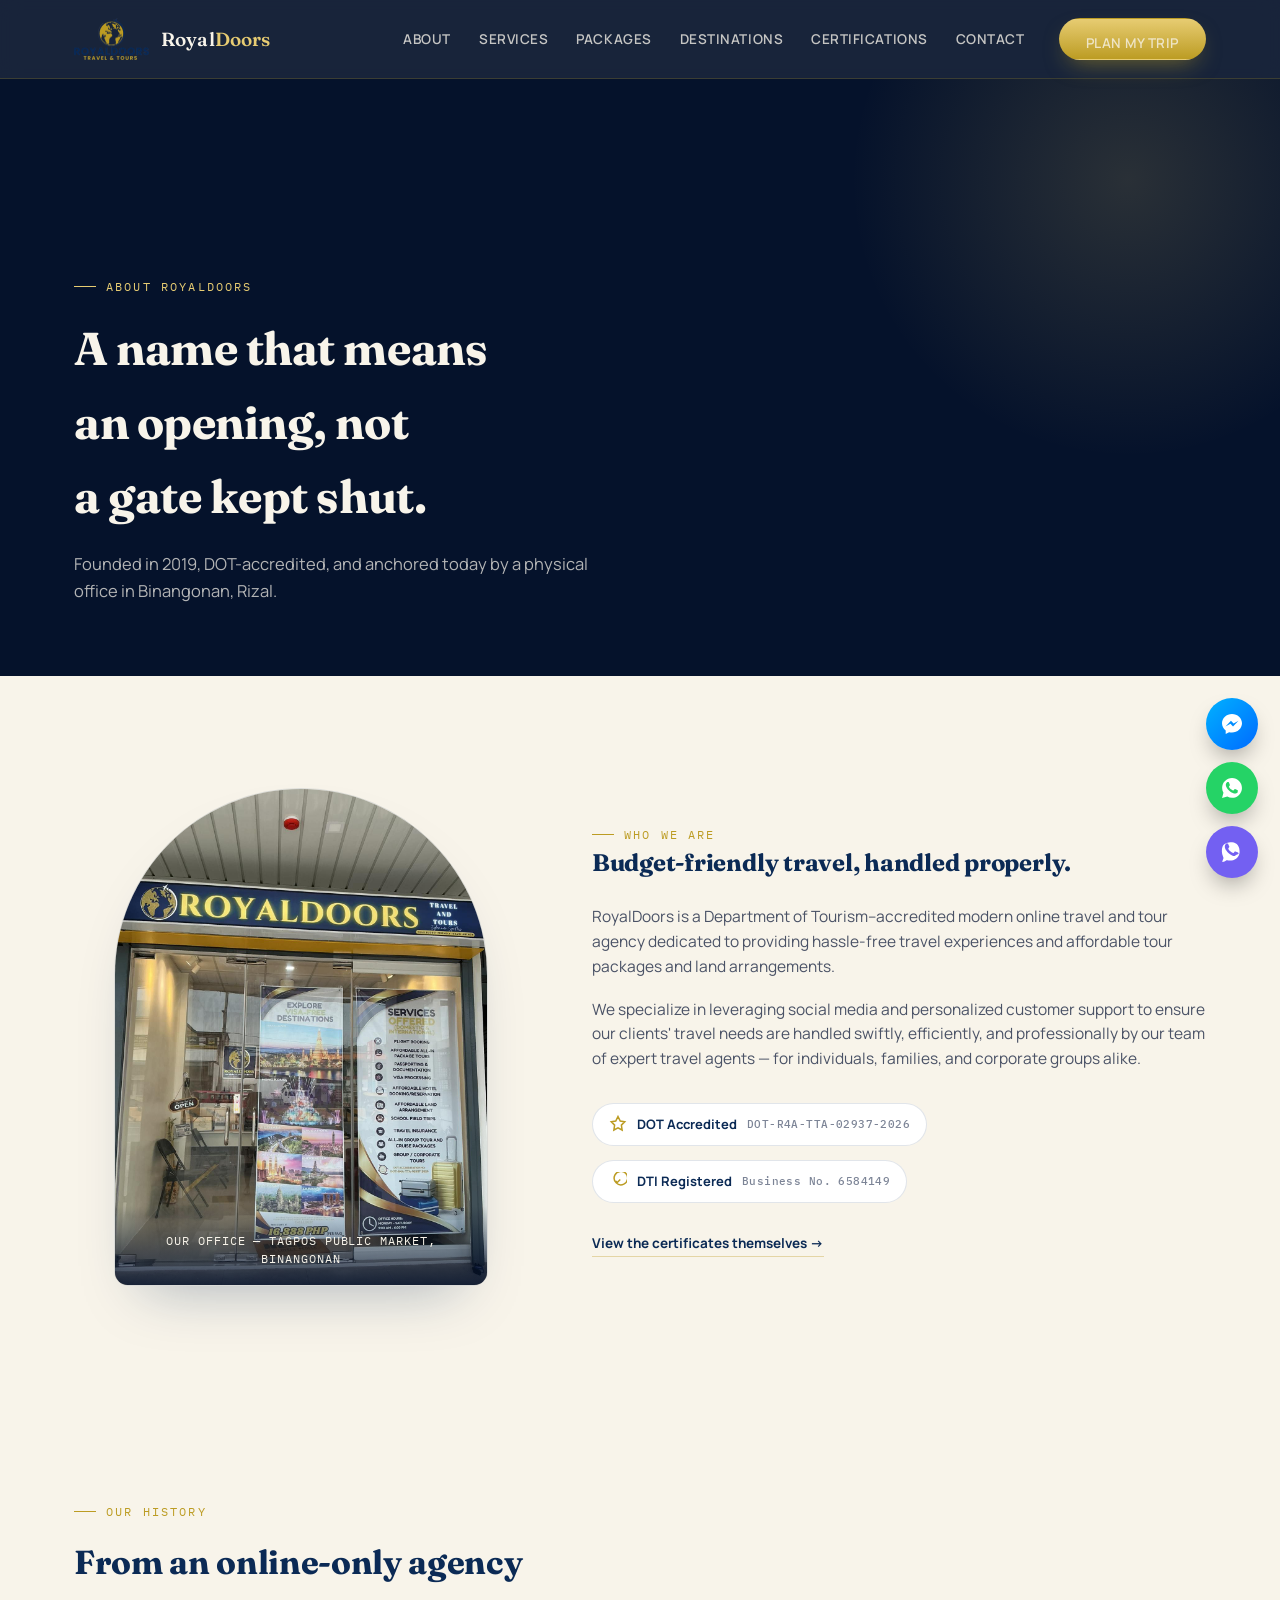
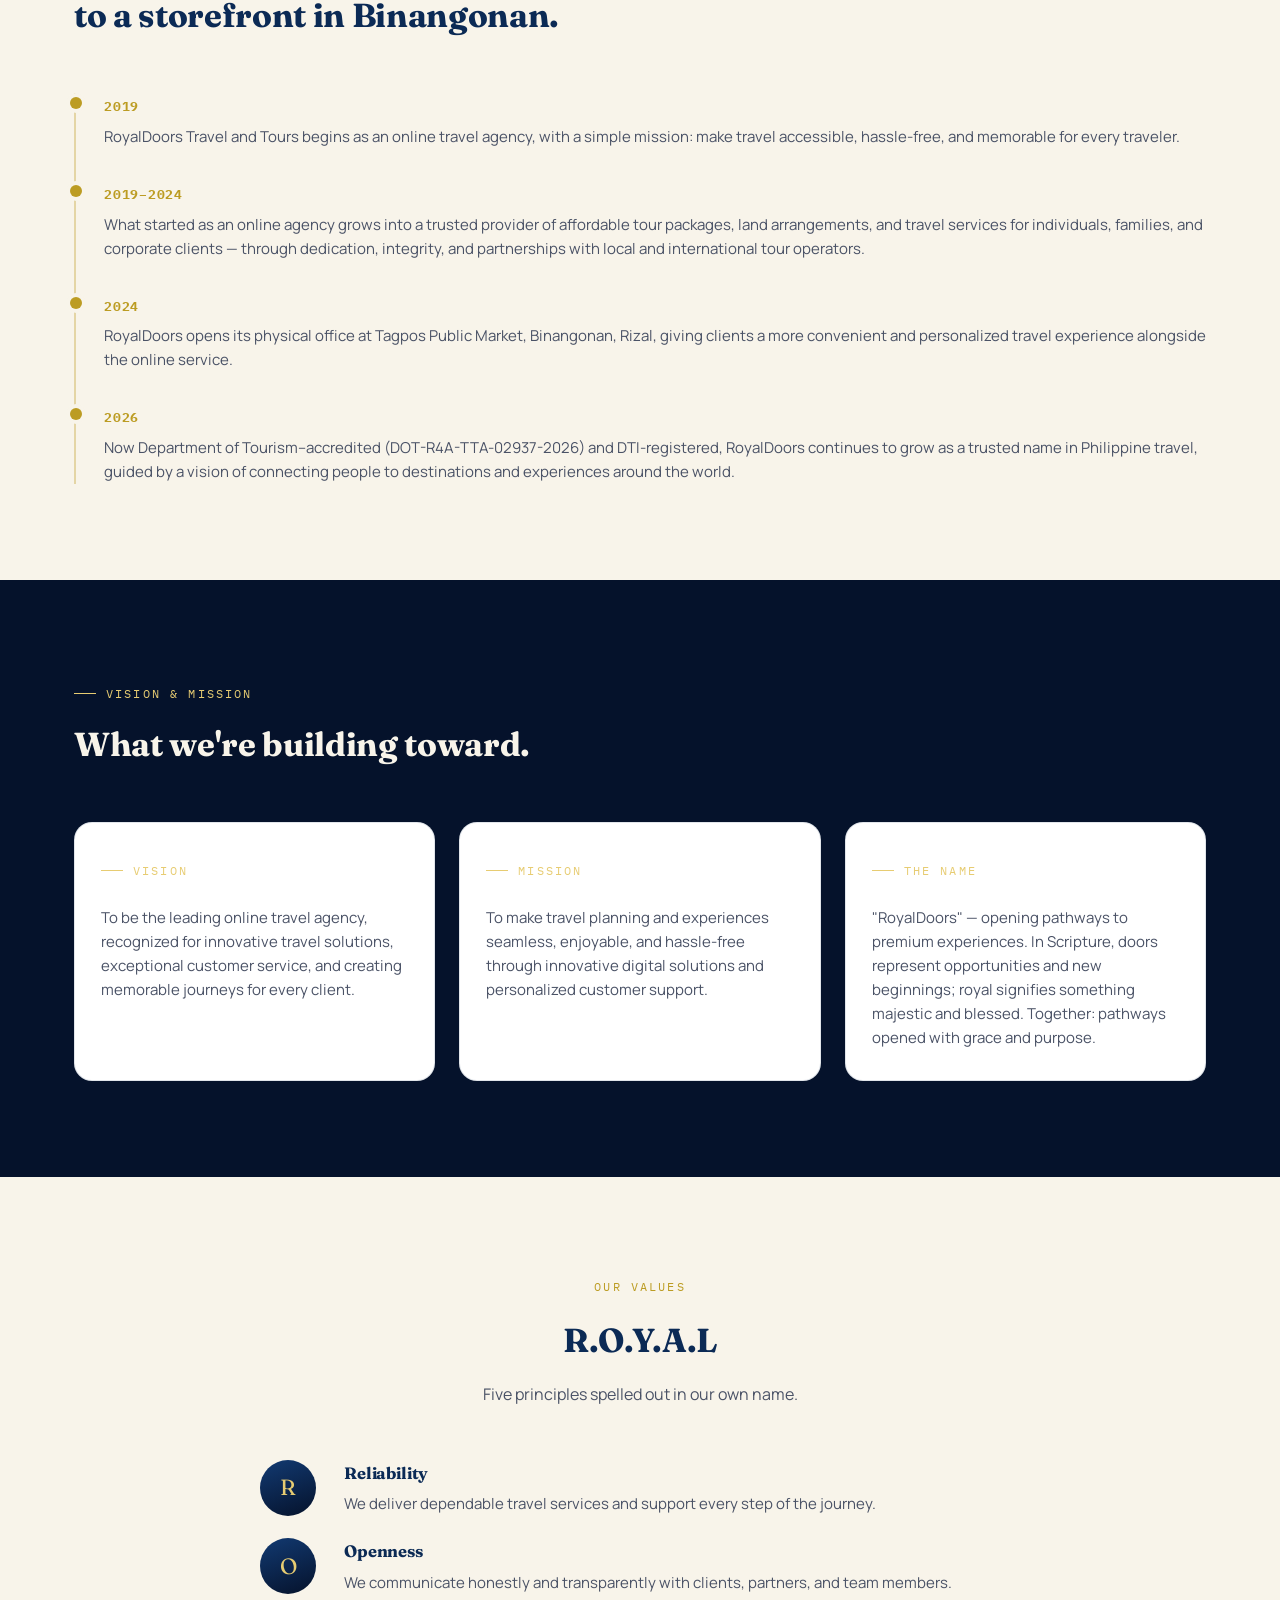
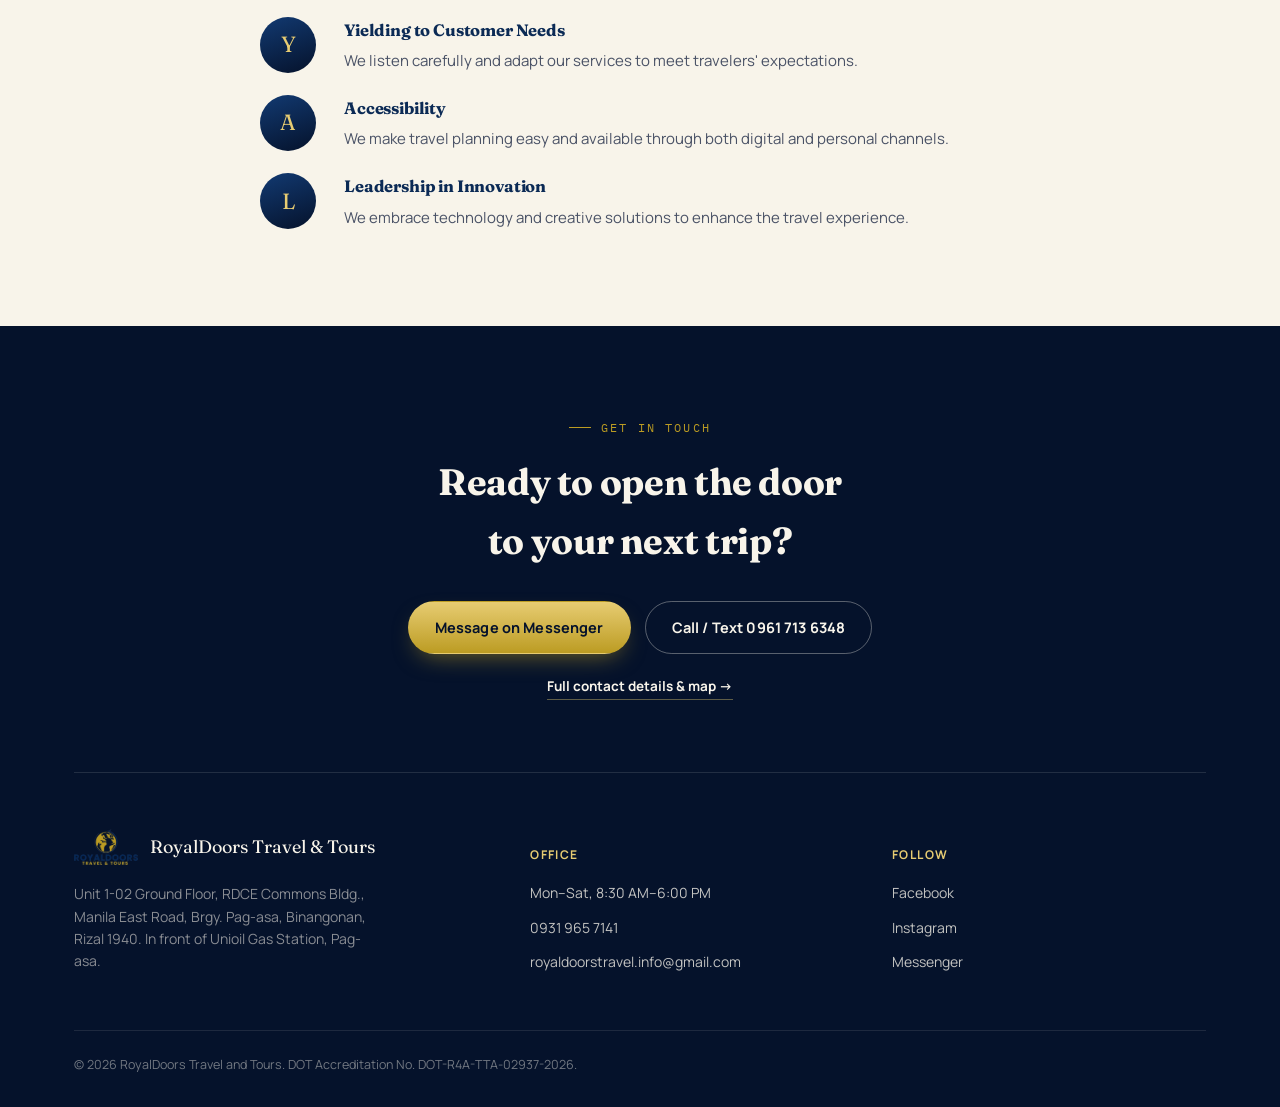
<file: about.html>
<!DOCTYPE html>
<html lang="en">
<head>
<meta charset="UTF-8" />
<meta name="viewport" content="width=device-width, initial-scale=1.0" />
<title>About Us | RoyalDoors Travel &amp; Tours</title>
<meta name="description" content="RoyalDoors Travel and Tours: founded 2019, DOT-accredited (DOT-R4A-TTA-02937-2026), based in Binangonan, Rizal. Our history, vision, mission and values." />
<link rel="icon" href="assets/images/logo.png" type="image/png" />
<link rel="preconnect" href="https://fonts.googleapis.com" />
<link rel="preconnect" href="https://fonts.gstatic.com" crossorigin />
<link href="https://fonts.googleapis.com/css2?family=Fraunces:ital,opsz,wght@0,9..144,500;0,9..144,600;1,9..144,500&family=Manrope:wght@500;600;700;800&family=IBM+Plex+Mono:wght@500;600&display=swap" rel="stylesheet" />
<link rel="stylesheet" href="styles.css" />
</head>
<body>

<header class="site-header">
  <div class="container">
    <a class="brand" href="index.html">
      <img src="assets/images/logo.png" alt="RoyalDoors Travel and Tours logo" />
      <span class="brand-word">Royal<span>Doors</span></span>
    </a>
    <nav class="main-nav" id="main-nav">
      <ul>
        <li><a href="about.html">About</a></li>
        <li><a href="services.html">Services</a></li>
        <li><a href="index.html#packages">Packages</a></li>
        <li><a href="index.html#destinations">Destinations</a></li>
        <li><a href="certifications.html">Certifications</a></li>
        <li><a href="contact.html">Contact</a></li>
      </ul>
      <a class="btn btn-gold" href="contact.html">Plan My Trip</a>
    </nav>
    <button class="nav-toggle" id="nav-toggle" aria-label="Toggle navigation" aria-expanded="false" aria-controls="main-nav">
      <span></span><span></span><span></span>
    </button>
  </div>
</header>

<main>

  <section class="page-hero">
    <div class="container">
      <span class="eyebrow">About RoyalDoors</span>
      <h1>A name that means an opening, not a gate kept shut.</h1>
      <p>Founded in 2019, DOT-accredited, and anchored today by a physical office in Binangonan, Rizal.</p>
    </div>
  </section>

  <!-- ABOUT US -->
  <section class="about">
    <div class="container about-grid">
      <figure class="about-photo">
        <img src="assets/images/office.jpg" alt="RoyalDoors Travel and Tours storefront in Tagpos Public Market, Binangonan, Rizal" />
        <figcaption>Our office &mdash; Tagpos Public Market, Binangonan</figcaption>
      </figure>
      <div class="about-body">
        <span class="eyebrow">Who We Are</span>
        <h2>Budget-friendly travel, handled properly.</h2>
        <p>RoyalDoors is a Department of Tourism&ndash;accredited modern online travel and tour agency dedicated to providing hassle-free travel experiences and affordable tour packages and land arrangements.</p>
        <p>We specialize in leveraging social media and personalized customer support to ensure our clients' travel needs are handled swiftly, efficiently, and professionally by our team of expert travel agents &mdash; for individuals, families, and corporate groups alike.</p>
        <div class="credential-row">
          <span class="credential">
            <svg width="18" height="18" viewBox="0 0 24 24" fill="none" stroke="currentColor" stroke-width="2"><path d="M12 2l3 6 6 1-4.5 4.5 1 6.5-5.5-3-5.5 3 1-6.5L3 9l6-1z"/></svg>
            DOT Accredited <small>DOT-R4A-TTA-02937-2026</small>
          </span>
          <span class="credential">
            <svg width="18" height="18" viewBox="0 0 24 24" fill="none" stroke="currentColor" stroke-width="2"><path d="M9 12l2 2 4-4M7.8 4.2A9 9 0 1119.8 16.2 9 9 0 017.8 4.2z"/></svg>
            DTI Registered <small>Business No. 6584149</small>
          </span>
        </div>
        <div class="section-links">
          <a class="text-link" href="certifications.html">View the certificates themselves &rarr;</a>
        </div>
      </div>
    </div>
  </section>

  <!-- HISTORY TIMELINE -->
  <section class="destinations">
    <div class="container">
      <div class="section-head">
        <span class="eyebrow">Our History</span>
        <h2>From an online-only agency to a storefront in Binangonan.</h2>
      </div>
      <div class="timeline">
        <div class="timeline-item">
          <b>2019</b>
          <p>RoyalDoors Travel and Tours begins as an online travel agency, with a simple mission: make travel accessible, hassle-free, and memorable for every traveler.</p>
        </div>
        <div class="timeline-item">
          <b>2019&ndash;2024</b>
          <p>What started as an online agency grows into a trusted provider of affordable tour packages, land arrangements, and travel services for individuals, families, and corporate clients &mdash; through dedication, integrity, and partnerships with local and international tour operators.</p>
        </div>
        <div class="timeline-item">
          <b>2024</b>
          <p>RoyalDoors opens its physical office at Tagpos Public Market, Binangonan, Rizal, giving clients a more convenient and personalized travel experience alongside the online service.</p>
        </div>
        <div class="timeline-item">
          <b>2026</b>
          <p>Now Department of Tourism&ndash;accredited (DOT-R4A-TTA-02937-2026) and DTI-registered, RoyalDoors continues to grow as a trusted name in Philippine travel, guided by a vision of connecting people to destinations and experiences around the world.</p>
        </div>
      </div>
    </div>
  </section>

  <!-- VISION / MISSION -->
  <section class="services">
    <div class="container">
      <div class="section-head">
        <span class="eyebrow">Vision &amp; Mission</span>
        <h2>What we're building toward.</h2>
      </div>
      <div class="pillar-grid">
        <div class="pillar-card">
          <span class="eyebrow">Vision</span>
          <p>To be the leading online travel agency, recognized for innovative travel solutions, exceptional customer service, and creating memorable journeys for every client.</p>
        </div>
        <div class="pillar-card">
          <span class="eyebrow">Mission</span>
          <p>To make travel planning and experiences seamless, enjoyable, and hassle-free through innovative digital solutions and personalized customer support.</p>
        </div>
        <div class="pillar-card">
          <span class="eyebrow">The Name</span>
          <p>"RoyalDoors" &mdash; opening pathways to premium experiences. In Scripture, doors represent opportunities and new beginnings; royal signifies something majestic and blessed. Together: pathways opened with grace and purpose.</p>
        </div>
      </div>
    </div>
  </section>

  <!-- VALUES: R.O.Y.A.L -->
  <section class="about">
    <div class="container">
      <div class="section-head center" style="margin-inline:auto;">
        <span class="eyebrow">Our Values</span>
        <h2>R.O.Y.A.L</h2>
        <p>Five principles spelled out in our own name.</p>
      </div>
      <div class="values-list" style="max-width:760px; margin-inline:auto;">
        <div class="value-row">
          <span class="letter">R</span>
          <div>
            <h3>Reliability</h3>
            <p>We deliver dependable travel services and support every step of the journey.</p>
          </div>
        </div>
        <div class="value-row">
          <span class="letter">O</span>
          <div>
            <h3>Openness</h3>
            <p>We communicate honestly and transparently with clients, partners, and team members.</p>
          </div>
        </div>
        <div class="value-row">
          <span class="letter">Y</span>
          <div>
            <h3>Yielding to Customer Needs</h3>
            <p>We listen carefully and adapt our services to meet travelers' expectations.</p>
          </div>
        </div>
        <div class="value-row">
          <span class="letter">A</span>
          <div>
            <h3>Accessibility</h3>
            <p>We make travel planning easy and available through both digital and personal channels.</p>
          </div>
        </div>
        <div class="value-row">
          <span class="letter">L</span>
          <div>
            <h3>Leadership in Innovation</h3>
            <p>We embrace technology and creative solutions to enhance the travel experience.</p>
          </div>
        </div>
      </div>
    </div>
  </section>

</main>

<!-- FOOTER -->
<footer class="site-footer" id="contact">
  <div class="container">
    <div class="footer-cta">
      <span class="eyebrow">Get In Touch</span>
      <h2>Ready to open the door<br />to your next trip?</h2>
      <div class="actions">
        <a class="btn btn-gold" href="https://m.me/RoyalDoorsTravel" target="_blank" rel="noopener">Message on Messenger</a>
        <a class="btn btn-outline" href="tel:+639617136348">Call / Text 0961 713 6348</a>
      </div>
      <a class="text-link light" href="contact.html" style="margin-top:22px; display:inline-block;">Full contact details &amp; map &rarr;</a>
    </div>

    <div class="footer-grid">
      <div class="footer-col">
        <div class="footer-brand">
          <img src="assets/images/logo.png" alt="RoyalDoors Travel and Tours logo" />
          <span>RoyalDoors Travel &amp; Tours</span>
        </div>
        <p class="footer-note">Unit 1-02 Ground Floor, RDCE Commons Bldg., Manila East Road, Brgy. Pag-asa, Binangonan, Rizal 1940. In front of Unioil Gas Station, Pag-asa.</p>
      </div>
      <div class="footer-col">
        <h4>Office</h4>
        <ul>
          <li>Mon&ndash;Sat, 8:30 AM&ndash;6:00 PM</li>
          <li><a href="tel:+639319657141">0931 965 7141</a></li>
          <li><a href="mailto:royaldoorstravel.info@gmail.com">royaldoorstravel.info@gmail.com</a></li>
        </ul>
      </div>
      <div class="footer-col">
        <h4>Follow</h4>
        <ul>
          <li><a href="https://facebook.com/RoyalDoorsTravel" target="_blank" rel="noopener">Facebook</a></li>
          <li><a href="https://instagram.com/royaldoorstravelandtours" target="_blank" rel="noopener">Instagram</a></li>
          <li><a href="https://m.me/RoyalDoorsTravel" target="_blank" rel="noopener">Messenger</a></li>
        </ul>
      </div>
    </div>

    <div class="footer-bottom">
      <span>&copy; 2026 RoyalDoors Travel and Tours. DOT Accreditation No. DOT-R4A-TTA-02937-2026.</span>
    </div>
  </div>
</footer>

<div class="chat-dock">
  <a class="chat-messenger" href="https://m.me/RoyalDoorsTravel" target="_blank" rel="noopener" aria-label="Chat on Messenger">
    <svg width="24" height="24" viewBox="0 0 24 24" fill="currentColor"><path d="M12 2C6.48 2 2 6.14 2 11.25c0 2.9 1.44 5.49 3.7 7.19V22l3.38-1.86c.9.25 1.87.38 2.92.38 5.52 0 10-4.14 10-9.27C22 6.14 17.52 2 12 2zm1.02 12.48l-2.56-2.73-4.98 2.73 5.48-5.82 2.62 2.73 4.92-2.73-5.48 5.82z"/></svg>
  </a>
  <a class="chat-whatsapp" href="https://wa.me/639617136348" target="_blank" rel="noopener" aria-label="Chat on WhatsApp">
    <svg width="24" height="24" viewBox="0 0 24 24" fill="currentColor"><path d="M12.04 2C6.58 2 2.13 6.45 2.13 11.91c0 1.75.46 3.45 1.32 4.95L2.05 22l5.25-1.38a9.9 9.9 0 004.74 1.21h.01c5.46 0 9.91-4.45 9.91-9.91C21.96 6.45 17.5 2 12.04 2zm5.8 14.11c-.24.68-1.4 1.3-1.93 1.36-.5.06-1.09.28-3.65-.76-3.07-1.24-5.05-4.32-5.2-4.52-.15-.2-1.25-1.66-1.25-3.17s.79-2.25 1.07-2.56c.28-.31.6-.38.8-.38.2 0 .4 0 .58.01.19.01.44-.07.68.53.24.6.83 2.07.9 2.22.07.15.12.33.02.53-.1.2-.15.33-.3.5-.15.17-.31.38-.44.51-.15.15-.3.31-.13.6.17.3.75 1.24 1.62 2.01 1.11.99 2.05 1.3 2.35 1.45.3.15.47.12.65-.08.18-.2.75-.87.95-1.17.2-.3.4-.25.66-.15.27.1 1.72.81 2.02.96.3.15.5.22.57.35.07.13.07.75-.17 1.43z"/></svg>
  </a>
  <a class="chat-viber" href="viber://chat?number=%2B639617136348" aria-label="Chat on Viber">
    <svg width="24" height="24" viewBox="0 0 24 24" fill="currentColor"><path d="M12.1 2.2C8.8 2.1 3.9 2.9 2.5 6.7c-.9 2.5-1 6.3.6 10 .2.5.5 1.2.3 1.7-.3.9-.9 2.4-1.1 3.1-.1.3.1.6.4.5 1-.3 2.6-1.1 3.4-1.6.4-.2.7-.2 1.1-.1 1.4.3 2.9.4 4.3.2 4.7-.6 7.9-4 8.1-8.3.3-5.6-2.5-9.5-7.5-9.9zm3.9 12.7c-.2.4-.9.9-1.3 1-.6.2-1.1.2-2.6-.4-3.5-1.4-5.7-4.9-5.9-5.2-.2-.3-1.4-1.9-1.4-3.6s.9-2.5 1.2-2.9c.3-.3.7-.4.9-.4h.6c.2 0 .5-.1.7.5.3.7 1 2.4 1.1 2.6.1.2.1.4 0 .6-.1.2-.2.4-.3.5-.2.2-.3.4-.5.6-.2.2-.3.4-.1.7.2.3.9 1.5 1.9 2.4 1.3 1.2 2.4 1.5 2.7 1.7.3.2.5.1.7-.1.2-.2.8-1 1.1-1.3.2-.3.5-.2.8-.1.3.1 2 .9 2.3 1.1.3.2.5.3.6.4.1.2.1.7-.1 1.1z"/></svg>
  </a>
</div>

<script src="script.js"></script>
</body>
</html>
</file>
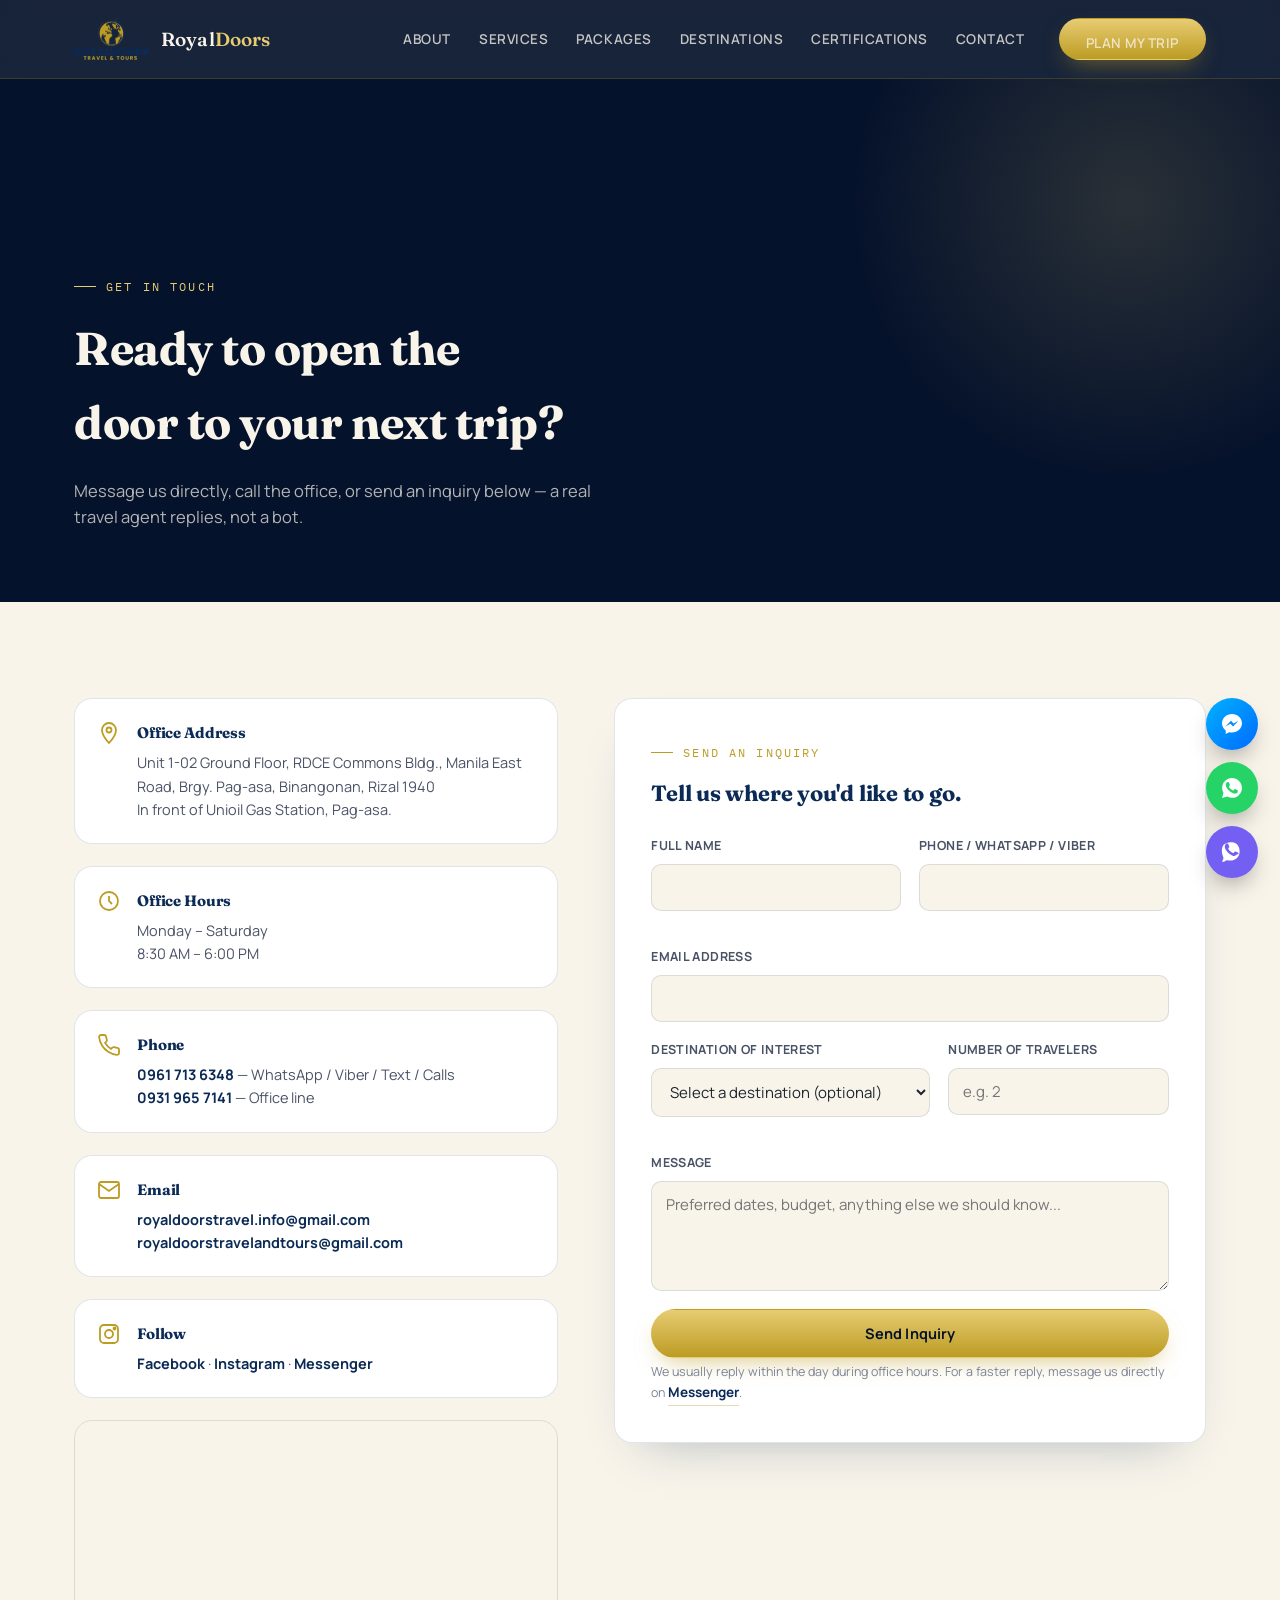
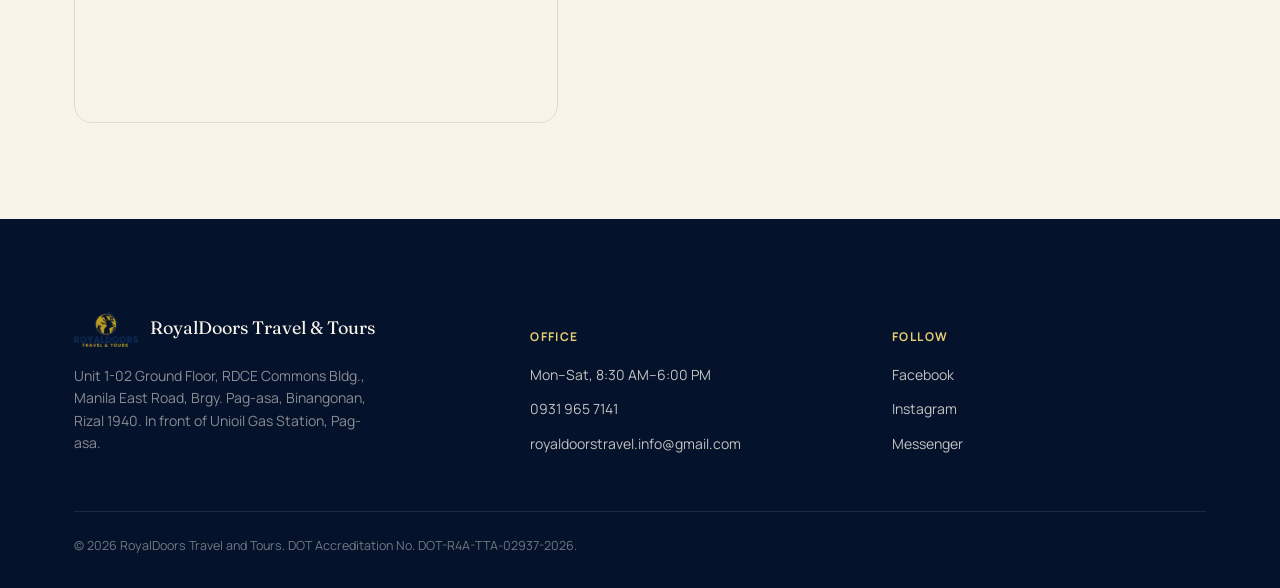
<file: contact.html>
<!DOCTYPE html>
<html lang="en">
<head>
<meta charset="UTF-8" />
<meta name="viewport" content="width=device-width, initial-scale=1.0" />
<title>Contact Us | RoyalDoors Travel &amp; Tours</title>
<meta name="description" content="Contact RoyalDoors Travel and Tours — Tagpos Public Market, Binangonan, Rizal. Call, text, or message us on Messenger, WhatsApp, or Viber, or send an inquiry." />
<link rel="icon" href="assets/images/logo.png" type="image/png" />
<link rel="preconnect" href="https://fonts.googleapis.com" />
<link rel="preconnect" href="https://fonts.gstatic.com" crossorigin />
<link href="https://fonts.googleapis.com/css2?family=Fraunces:ital,opsz,wght@0,9..144,500;0,9..144,600;1,9..144,500&family=Manrope:wght@500;600;700;800&family=IBM+Plex+Mono:wght@500;600&display=swap" rel="stylesheet" />
<link rel="stylesheet" href="styles.css" />
</head>
<body>

<header class="site-header">
  <div class="container">
    <a class="brand" href="index.html">
      <img src="assets/images/logo.png" alt="RoyalDoors Travel and Tours logo" />
      <span class="brand-word">Royal<span>Doors</span></span>
    </a>
    <nav class="main-nav" id="main-nav">
      <ul>
        <li><a href="about.html">About</a></li>
        <li><a href="services.html">Services</a></li>
        <li><a href="index.html#packages">Packages</a></li>
        <li><a href="index.html#destinations">Destinations</a></li>
        <li><a href="certifications.html">Certifications</a></li>
        <li><a href="contact.html">Contact</a></li>
      </ul>
      <a class="btn btn-gold" href="contact.html">Plan My Trip</a>
    </nav>
    <button class="nav-toggle" id="nav-toggle" aria-label="Toggle navigation" aria-expanded="false" aria-controls="main-nav">
      <span></span><span></span><span></span>
    </button>
  </div>
</header>

<main>

  <section class="page-hero">
    <div class="container">
      <span class="eyebrow">Get In Touch</span>
      <h1>Ready to open the door to your next trip?</h1>
      <p>Message us directly, call the office, or send an inquiry below &mdash; a real travel agent replies, not a bot.</p>
    </div>
  </section>

  <section class="about">
    <div class="container contact-grid">

      <div class="contact-info">

        <div class="contact-info-card">
          <svg width="24" height="24" viewBox="0 0 24 24" fill="none" stroke="currentColor" stroke-width="1.8"><path d="M12 22s7-7.5 7-13a7 7 0 10-14 0c0 5.5 7 13 7 13z"/><circle cx="12" cy="9" r="2.5"/></svg>
          <div>
            <h3>Office Address</h3>
            <p>Unit 1-02 Ground Floor, RDCE Commons Bldg., Manila East Road, Brgy. Pag-asa, Binangonan, Rizal 1940<br />In front of Unioil Gas Station, Pag-asa.</p>
          </div>
        </div>

        <div class="contact-info-card">
          <svg width="24" height="24" viewBox="0 0 24 24" fill="none" stroke="currentColor" stroke-width="1.8"><circle cx="12" cy="12" r="9"/><path d="M12 7v5l3 3"/></svg>
          <div>
            <h3>Office Hours</h3>
            <p>Monday &ndash; Saturday<br />8:30 AM &ndash; 6:00 PM</p>
          </div>
        </div>

        <div class="contact-info-card">
          <svg width="24" height="24" viewBox="0 0 24 24" fill="none" stroke="currentColor" stroke-width="1.8"><path d="M22 16.92v3a2 2 0 01-2.18 2 19.8 19.8 0 01-8.63-3.07 19.5 19.5 0 01-6-6 19.8 19.8 0 01-3.07-8.67A2 2 0 014.11 2h3a2 2 0 012 1.72c.13.96.36 1.9.68 2.81a2 2 0 01-.45 2.11L8.09 9.91a16 16 0 006 6l1.27-1.27a2 2 0 012.11-.45c.91.32 1.85.55 2.81.68A2 2 0 0122 16.92z"/></svg>
          <div>
            <h3>Phone</h3>
            <p><a href="tel:+639617136348">0961 713 6348</a> &mdash; WhatsApp / Viber / Text / Calls<br /><a href="tel:+639319657141">0931 965 7141</a> &mdash; Office line</p>
          </div>
        </div>

        <div class="contact-info-card">
          <svg width="24" height="24" viewBox="0 0 24 24" fill="none" stroke="currentColor" stroke-width="1.8"><rect x="2" y="4" width="20" height="16" rx="2"/><path d="M22 6l-10 7L2 6"/></svg>
          <div>
            <h3>Email</h3>
            <p><a href="mailto:royaldoorstravel.info@gmail.com">royaldoorstravel.info@gmail.com</a><br /><a href="mailto:royaldoorstravelandtours@gmail.com">royaldoorstravelandtours@gmail.com</a></p>
          </div>
        </div>

        <div class="contact-info-card">
          <svg width="24" height="24" viewBox="0 0 24 24" fill="none" stroke="currentColor" stroke-width="1.8"><rect x="3" y="3" width="18" height="18" rx="4"/><circle cx="12" cy="12" r="4"/><circle cx="17.5" cy="6.5" r="1"/></svg>
          <div>
            <h3>Follow</h3>
            <p><a href="https://facebook.com/RoyalDoorsTravel" target="_blank" rel="noopener">Facebook</a> &middot; <a href="https://instagram.com/royaldoorstravelandtours" target="_blank" rel="noopener">Instagram</a> &middot; <a href="https://m.me/RoyalDoorsTravel" target="_blank" rel="noopener">Messenger</a></p>
          </div>
        </div>

        <div class="map-frame">
          <iframe
            src="https://www.google.com/maps?q=RDCE+Commons+Building+Manila+East+Road+Brgy+Pag-asa+Binangonan+Rizal&output=embed"
            title="Map to RoyalDoors Travel and Tours office"
            loading="lazy"
            referrerpolicy="no-referrer-when-downgrade"
            allowfullscreen></iframe>
        </div>

      </div>

      <form class="contact-form" id="inquiry-form">
        <span class="eyebrow">Send an Inquiry</span>
        <h2 style="margin-top:14px; margin-bottom:24px; font-size:22px;">Tell us where you'd like to go.</h2>

        <div class="form-row">
          <div class="form-field">
            <label for="name">Full Name</label>
            <input type="text" id="name" name="name" required />
          </div>
          <div class="form-field">
            <label for="phone">Phone / WhatsApp / Viber</label>
            <input type="tel" id="phone" name="phone" required />
          </div>
        </div>

        <div class="form-field">
          <label for="email">Email Address</label>
          <input type="email" id="email" name="email" required />
        </div>

        <div class="form-row">
          <div class="form-field">
            <label for="destination">Destination of Interest</label>
            <select id="destination" name="destination">
              <option value="">Select a destination (optional)</option>
              <optgroup label="Domestic">
                <option>El Nido</option>
                <option>Coron</option>
                <option>Bohol</option>
                <option>Boracay</option>
                <option>Siargao</option>
                <option>Cebu</option>
                <option>Other domestic destination</option>
              </optgroup>
              <optgroup label="International">
                <option>Bangkok</option>
                <option>Taiwan</option>
                <option>Kuala Lumpur</option>
                <option>Singapore</option>
                <option>Hong Kong</option>
                <option>Other international destination</option>
              </optgroup>
            </select>
          </div>
          <div class="form-field">
            <label for="travelers">Number of Travelers</label>
            <input type="number" id="travelers" name="travelers" min="1" placeholder="e.g. 2" />
          </div>
        </div>

        <div class="form-field">
          <label for="message">Message</label>
          <textarea id="message" name="message" placeholder="Preferred dates, budget, anything else we should know..." required></textarea>
        </div>

        <button type="submit" class="btn btn-gold" style="width:100%; justify-content:center;">Send Inquiry</button>
        <p class="form-note">We usually reply within the day during office hours. For a faster reply, message us directly on <a class="text-link" href="https://m.me/RoyalDoorsTravel" target="_blank" rel="noopener">Messenger</a>.</p>
      </form>

    </div>
  </section>

</main>

<!-- FOOTER -->
<footer class="site-footer">
  <div class="container">
    <div class="footer-grid" style="padding-top:8px;">
      <div class="footer-col">
        <div class="footer-brand">
          <img src="assets/images/logo.png" alt="RoyalDoors Travel and Tours logo" />
          <span>RoyalDoors Travel &amp; Tours</span>
        </div>
        <p class="footer-note">Unit 1-02 Ground Floor, RDCE Commons Bldg., Manila East Road, Brgy. Pag-asa, Binangonan, Rizal 1940. In front of Unioil Gas Station, Pag-asa.</p>
      </div>
      <div class="footer-col">
        <h4>Office</h4>
        <ul>
          <li>Mon&ndash;Sat, 8:30 AM&ndash;6:00 PM</li>
          <li><a href="tel:+639319657141">0931 965 7141</a></li>
          <li><a href="mailto:royaldoorstravel.info@gmail.com">royaldoorstravel.info@gmail.com</a></li>
        </ul>
      </div>
      <div class="footer-col">
        <h4>Follow</h4>
        <ul>
          <li><a href="https://facebook.com/RoyalDoorsTravel" target="_blank" rel="noopener">Facebook</a></li>
          <li><a href="https://instagram.com/royaldoorstravelandtours" target="_blank" rel="noopener">Instagram</a></li>
          <li><a href="https://m.me/RoyalDoorsTravel" target="_blank" rel="noopener">Messenger</a></li>
        </ul>
      </div>
    </div>

    <div class="footer-bottom">
      <span>&copy; 2026 RoyalDoors Travel and Tours. DOT Accreditation No. DOT-R4A-TTA-02937-2026.</span>
    </div>
  </div>
</footer>

<div class="chat-dock">
  <a class="chat-messenger" href="https://m.me/RoyalDoorsTravel" target="_blank" rel="noopener" aria-label="Chat on Messenger">
    <svg width="24" height="24" viewBox="0 0 24 24" fill="currentColor"><path d="M12 2C6.48 2 2 6.14 2 11.25c0 2.9 1.44 5.49 3.7 7.19V22l3.38-1.86c.9.25 1.87.38 2.92.38 5.52 0 10-4.14 10-9.27C22 6.14 17.52 2 12 2zm1.02 12.48l-2.56-2.73-4.98 2.73 5.48-5.82 2.62 2.73 4.92-2.73-5.48 5.82z"/></svg>
  </a>
  <a class="chat-whatsapp" href="https://wa.me/639617136348" target="_blank" rel="noopener" aria-label="Chat on WhatsApp">
    <svg width="24" height="24" viewBox="0 0 24 24" fill="currentColor"><path d="M12.04 2C6.58 2 2.13 6.45 2.13 11.91c0 1.75.46 3.45 1.32 4.95L2.05 22l5.25-1.38a9.9 9.9 0 004.74 1.21h.01c5.46 0 9.91-4.45 9.91-9.91C21.96 6.45 17.5 2 12.04 2zm5.8 14.11c-.24.68-1.4 1.3-1.93 1.36-.5.06-1.09.28-3.65-.76-3.07-1.24-5.05-4.32-5.2-4.52-.15-.2-1.25-1.66-1.25-3.17s.79-2.25 1.07-2.56c.28-.31.6-.38.8-.38.2 0 .4 0 .58.01.19.01.44-.07.68.53.24.6.83 2.07.9 2.22.07.15.12.33.02.53-.1.2-.15.33-.3.5-.15.17-.31.38-.44.51-.15.15-.3.31-.13.6.17.3.75 1.24 1.62 2.01 1.11.99 2.05 1.3 2.35 1.45.3.15.47.12.65-.08.18-.2.75-.87.95-1.17.2-.3.4-.25.66-.15.27.1 1.72.81 2.02.96.3.15.5.22.57.35.07.13.07.75-.17 1.43z"/></svg>
  </a>
  <a class="chat-viber" href="viber://chat?number=%2B639617136348" aria-label="Chat on Viber">
    <svg width="24" height="24" viewBox="0 0 24 24" fill="currentColor"><path d="M12.1 2.2C8.8 2.1 3.9 2.9 2.5 6.7c-.9 2.5-1 6.3.6 10 .2.5.5 1.2.3 1.7-.3.9-.9 2.4-1.1 3.1-.1.3.1.6.4.5 1-.3 2.6-1.1 3.4-1.6.4-.2.7-.2 1.1-.1 1.4.3 2.9.4 4.3.2 4.7-.6 7.9-4 8.1-8.3.3-5.6-2.5-9.5-7.5-9.9zm3.9 12.7c-.2.4-.9.9-1.3 1-.6.2-1.1.2-2.6-.4-3.5-1.4-5.7-4.9-5.9-5.2-.2-.3-1.4-1.9-1.4-3.6s.9-2.5 1.2-2.9c.3-.3.7-.4.9-.4h.6c.2 0 .5-.1.7.5.3.7 1 2.4 1.1 2.6.1.2.1.4 0 .6-.1.2-.2.4-.3.5-.2.2-.3.4-.5.6-.2.2-.3.4-.1.7.2.3.9 1.5 1.9 2.4 1.3 1.2 2.4 1.5 2.7 1.7.3.2.5.1.7-.1.2-.2.8-1 1.1-1.3.2-.3.5-.2.8-.1.3.1 2 .9 2.3 1.1.3.2.5.3.6.4.1.2.1.7-.1 1.1z"/></svg>
  </a>
</div>

<script src="script.js"></script>
</body>
</html>
</file>
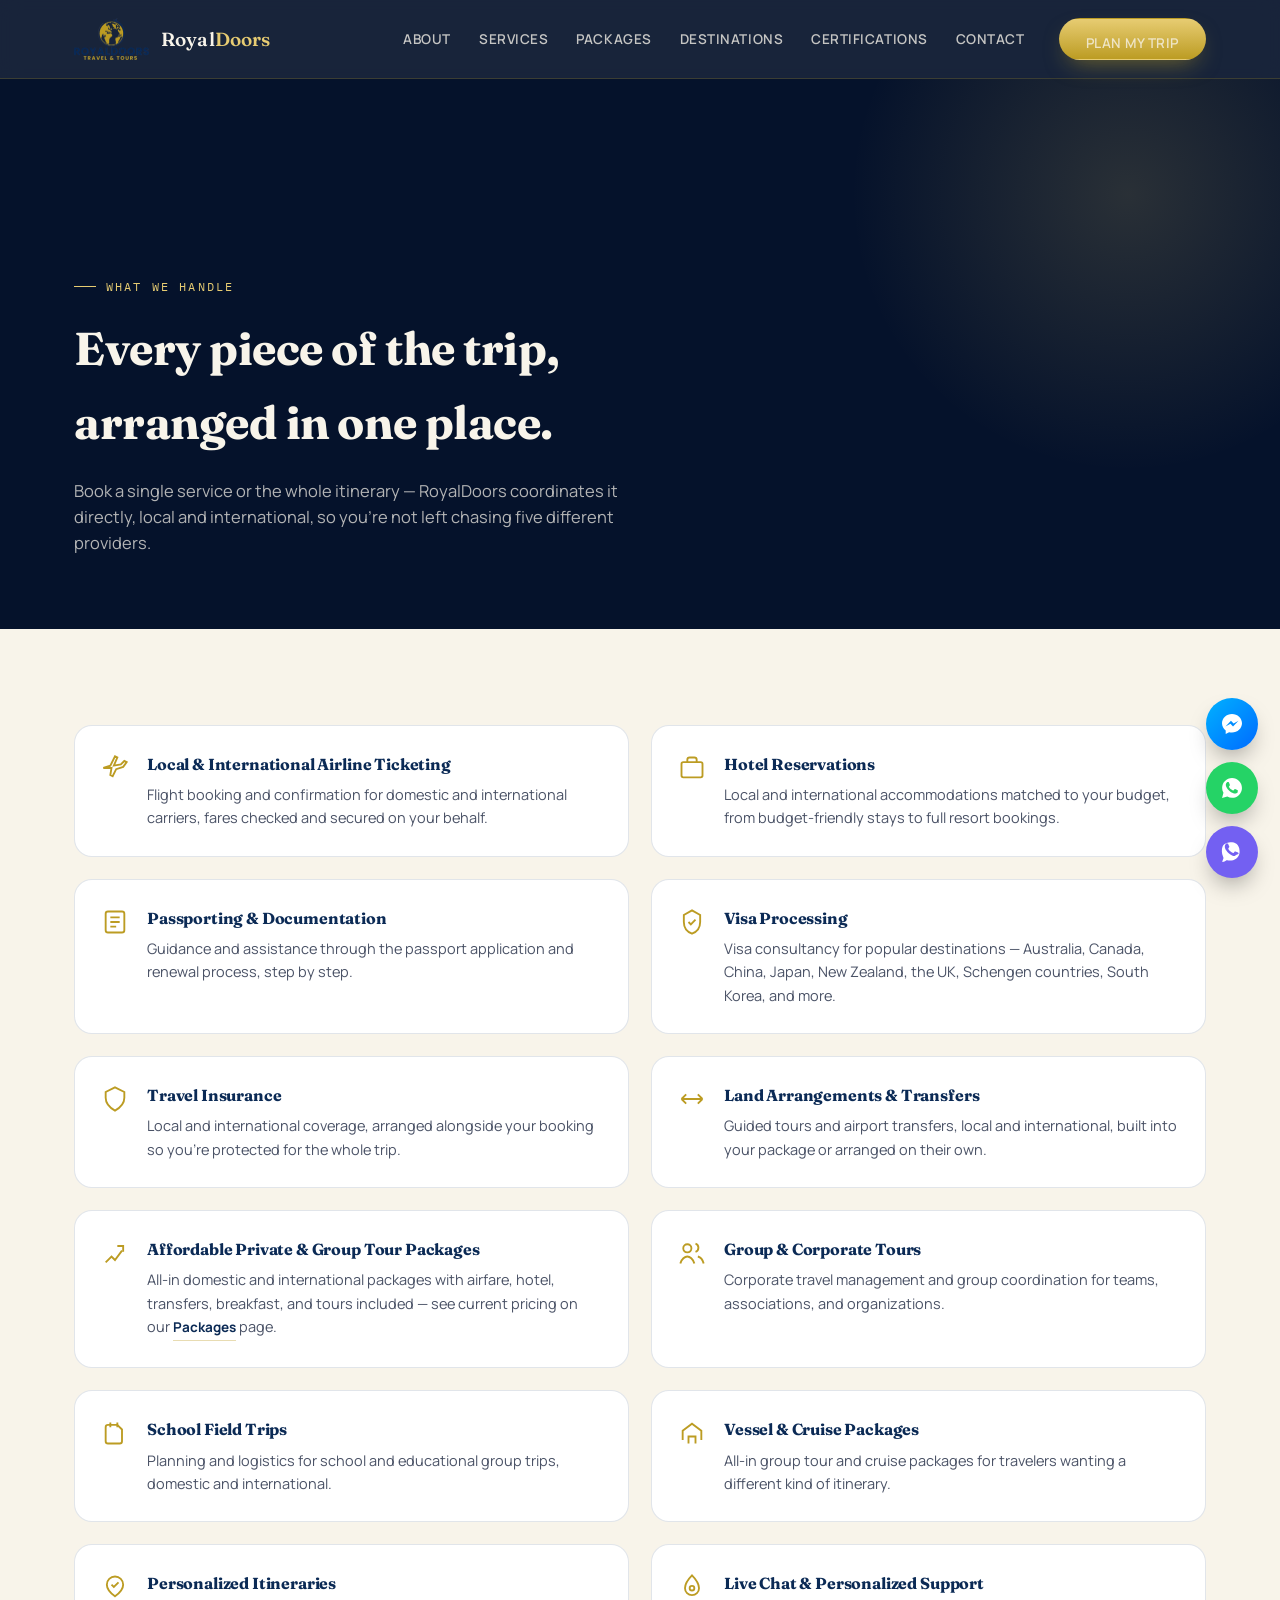
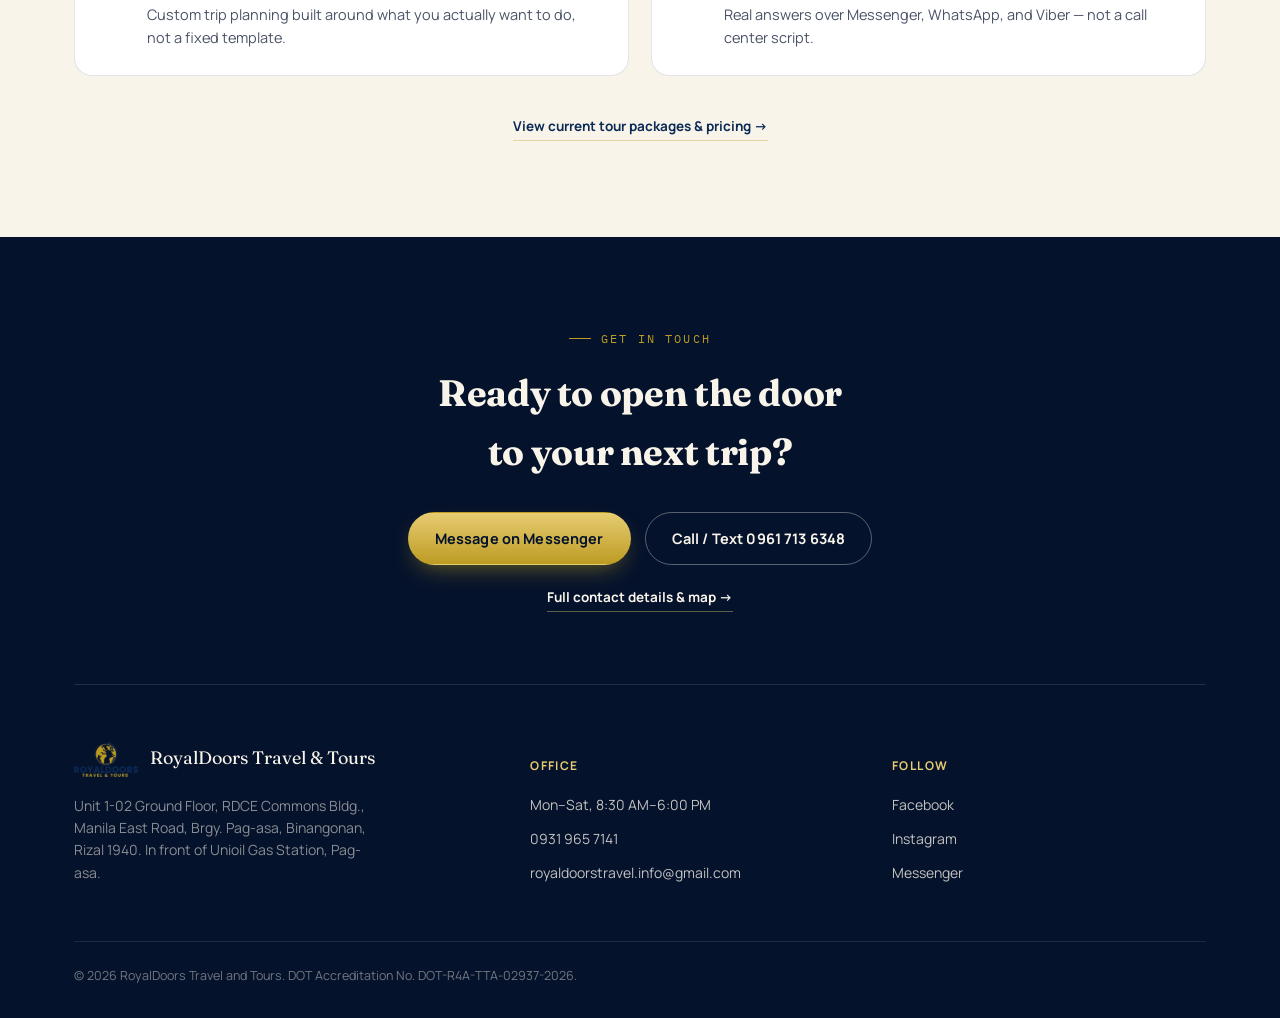
<file: services.html>
<!DOCTYPE html>
<html lang="en">
<head>
<meta charset="UTF-8" />
<meta name="viewport" content="width=device-width, initial-scale=1.0" />
<title>Services | RoyalDoors Travel &amp; Tours</title>
<meta name="description" content="Complete list of RoyalDoors Travel and Tours services: flight booking, hotel reservations, visa & passport processing, land arrangements, travel insurance, group & corporate tours, and more." />
<link rel="icon" href="assets/images/logo.png" type="image/png" />
<link rel="preconnect" href="https://fonts.googleapis.com" />
<link rel="preconnect" href="https://fonts.gstatic.com" crossorigin />
<link href="https://fonts.googleapis.com/css2?family=Fraunces:ital,opsz,wght@0,9..144,500;0,9..144,600;1,9..144,500&family=Manrope:wght@500;600;700;800&family=IBM+Plex+Mono:wght@500;600&display=swap" rel="stylesheet" />
<link rel="stylesheet" href="styles.css" />
</head>
<body>

<header class="site-header">
  <div class="container">
    <a class="brand" href="index.html">
      <img src="assets/images/logo.png" alt="RoyalDoors Travel and Tours logo" />
      <span class="brand-word">Royal<span>Doors</span></span>
    </a>
    <nav class="main-nav" id="main-nav">
      <ul>
        <li><a href="about.html">About</a></li>
        <li><a href="services.html">Services</a></li>
        <li><a href="index.html#packages">Packages</a></li>
        <li><a href="index.html#destinations">Destinations</a></li>
        <li><a href="certifications.html">Certifications</a></li>
        <li><a href="contact.html">Contact</a></li>
      </ul>
      <a class="btn btn-gold" href="contact.html">Plan My Trip</a>
    </nav>
    <button class="nav-toggle" id="nav-toggle" aria-label="Toggle navigation" aria-expanded="false" aria-controls="main-nav">
      <span></span><span></span><span></span>
    </button>
  </div>
</header>

<main>

  <section class="page-hero">
    <div class="container">
      <span class="eyebrow">What We Handle</span>
      <h1>Every piece of the trip, arranged in one place.</h1>
      <p>Book a single service or the whole itinerary &mdash; RoyalDoors coordinates it directly, local and international, so you're not left chasing five different providers.</p>
    </div>
  </section>

  <!-- FULL SERVICE LIST -->
  <section class="about">
    <div class="container">
      <div class="service-detail-grid">

        <div class="service-detail">
          <svg width="28" height="28" viewBox="0 0 24 24" fill="none" stroke="currentColor" stroke-width="1.6"><path d="M2 12l6-2 4-8 2 1-3 7 6-1 3-3 2 1-3 4-6 2-3 6-2-1 1-6z"/></svg>
          <div>
            <h3>Local &amp; International Airline Ticketing</h3>
            <p>Flight booking and confirmation for domestic and international carriers, fares checked and secured on your behalf.</p>
          </div>
        </div>

        <div class="service-detail">
          <svg width="28" height="28" viewBox="0 0 24 24" fill="none" stroke="currentColor" stroke-width="1.6"><rect x="3" y="7" width="18" height="13" rx="1.5"/><path d="M8 7V5a2 2 0 012-2h4a2 2 0 012 2v2"/></svg>
          <div>
            <h3>Hotel Reservations</h3>
            <p>Local and international accommodations matched to your budget, from budget-friendly stays to full resort bookings.</p>
          </div>
        </div>

        <div class="service-detail">
          <svg width="28" height="28" viewBox="0 0 24 24" fill="none" stroke="currentColor" stroke-width="1.6"><rect x="4" y="3" width="16" height="18" rx="2"/><path d="M8 8h8M8 12h8M8 16h5"/></svg>
          <div>
            <h3>Passporting &amp; Documentation</h3>
            <p>Guidance and assistance through the passport application and renewal process, step by step.</p>
          </div>
        </div>

        <div class="service-detail">
          <svg width="28" height="28" viewBox="0 0 24 24" fill="none" stroke="currentColor" stroke-width="1.6"><path d="M12 2l7 4v6c0 5-3 8.5-7 10-4-1.5-7-5-7-10V6z"/><path d="M9 12l2 2 4-4"/></svg>
          <div>
            <h3>Visa Processing</h3>
            <p>Visa consultancy for popular destinations &mdash; Australia, Canada, China, Japan, New Zealand, the UK, Schengen countries, South Korea, and more.</p>
          </div>
        </div>

        <div class="service-detail">
          <svg width="28" height="28" viewBox="0 0 24 24" fill="none" stroke="currentColor" stroke-width="1.6"><path d="M12 2l8 4v5c0 5-3.5 8.5-8 11-4.5-2.5-8-6-8-11V6z"/></svg>
          <div>
            <h3>Travel Insurance</h3>
            <p>Local and international coverage, arranged alongside your booking so you're protected for the whole trip.</p>
          </div>
        </div>

        <div class="service-detail">
          <svg width="28" height="28" viewBox="0 0 24 24" fill="none" stroke="currentColor" stroke-width="1.6"><path d="M3 12h18M3 12l4-4M3 12l4 4M21 12l-4-4M21 12l-4 4"/></svg>
          <div>
            <h3>Land Arrangements &amp; Transfers</h3>
            <p>Guided tours and airport transfers, local and international, built into your package or arranged on their own.</p>
          </div>
        </div>

        <div class="service-detail">
          <svg width="28" height="28" viewBox="0 0 24 24" fill="none" stroke="currentColor" stroke-width="1.6"><path d="M4 20l5-5 3 3 6-8"/><path d="M14 6h5v5"/></svg>
          <div>
            <h3>Affordable Private &amp; Group Tour Packages</h3>
            <p>All-in domestic and international packages with airfare, hotel, transfers, breakfast, and tours included &mdash; see current pricing on our <a class="text-link" href="index.html#packages">Packages</a> page.</p>
          </div>
        </div>

        <div class="service-detail">
          <svg width="28" height="28" viewBox="0 0 24 24" fill="none" stroke="currentColor" stroke-width="1.6"><path d="M2 21c1-4 4-6 6-6s5 2 6 6"/><circle cx="8" cy="8" r="3.5"/><path d="M15 4c1.5.5 2.5 2 2.5 3.5S16.5 10.5 15 11"/><path d="M17 15c2 .5 4 2 5 6"/></svg>
          <div>
            <h3>Group &amp; Corporate Tours</h3>
            <p>Corporate travel management and group coordination for teams, associations, and organizations.</p>
          </div>
        </div>

        <div class="service-detail">
          <svg width="28" height="28" viewBox="0 0 24 24" fill="none" stroke="currentColor" stroke-width="1.6"><path d="M4 19V7a2 2 0 012-2h8l4 4v10a2 2 0 01-2 2H6a2 2 0 01-2-2z"/><path d="M8 3v4M14 3v4"/></svg>
          <div>
            <h3>School Field Trips</h3>
            <p>Planning and logistics for school and educational group trips, domestic and international.</p>
          </div>
        </div>

        <div class="service-detail">
          <svg width="28" height="28" viewBox="0 0 24 24" fill="none" stroke="currentColor" stroke-width="1.6"><path d="M4 18v-8l8-6 8 6v8"/><path d="M9 21v-6h6v6"/></svg>
          <div>
            <h3>Vessel &amp; Cruise Packages</h3>
            <p>All-in group tour and cruise packages for travelers wanting a different kind of itinerary.</p>
          </div>
        </div>

        <div class="service-detail">
          <svg width="28" height="28" viewBox="0 0 24 24" fill="none" stroke="currentColor" stroke-width="1.6"><path d="M12 20c4-3 7-6.5 7-10a7 7 0 10-14 0c0 3.5 3 7 7 10z"/><path d="M9 10l2 2 4-4"/></svg>
          <div>
            <h3>Personalized Itineraries</h3>
            <p>Custom trip planning built around what you actually want to do, not a fixed template.</p>
          </div>
        </div>

        <div class="service-detail">
          <svg width="28" height="28" viewBox="0 0 24 24" fill="none" stroke="currentColor" stroke-width="1.6"><path d="M12 2C8 6 6 9.5 6 13a6 6 0 0012 0c0-3.5-2-7-6-11z"/><circle cx="12" cy="13" r="2"/></svg>
          <div>
            <h3>Live Chat &amp; Personalized Support</h3>
            <p>Real answers over Messenger, WhatsApp, and Viber &mdash; not a call center script.</p>
          </div>
        </div>

      </div>

      <div class="section-links center">
        <a class="text-link" href="index.html#packages">View current tour packages &amp; pricing &rarr;</a>
      </div>
    </div>
  </section>

</main>

<!-- FOOTER -->
<footer class="site-footer" id="contact">
  <div class="container">
    <div class="footer-cta">
      <span class="eyebrow">Get In Touch</span>
      <h2>Ready to open the door<br />to your next trip?</h2>
      <div class="actions">
        <a class="btn btn-gold" href="https://m.me/RoyalDoorsTravel" target="_blank" rel="noopener">Message on Messenger</a>
        <a class="btn btn-outline" href="tel:+639617136348">Call / Text 0961 713 6348</a>
      </div>
      <a class="text-link light" href="contact.html" style="margin-top:22px; display:inline-block;">Full contact details &amp; map &rarr;</a>
    </div>

    <div class="footer-grid">
      <div class="footer-col">
        <div class="footer-brand">
          <img src="assets/images/logo.png" alt="RoyalDoors Travel and Tours logo" />
          <span>RoyalDoors Travel &amp; Tours</span>
        </div>
        <p class="footer-note">Unit 1-02 Ground Floor, RDCE Commons Bldg., Manila East Road, Brgy. Pag-asa, Binangonan, Rizal 1940. In front of Unioil Gas Station, Pag-asa.</p>
      </div>
      <div class="footer-col">
        <h4>Office</h4>
        <ul>
          <li>Mon&ndash;Sat, 8:30 AM&ndash;6:00 PM</li>
          <li><a href="tel:+639319657141">0931 965 7141</a></li>
          <li><a href="mailto:royaldoorstravel.info@gmail.com">royaldoorstravel.info@gmail.com</a></li>
        </ul>
      </div>
      <div class="footer-col">
        <h4>Follow</h4>
        <ul>
          <li><a href="https://facebook.com/RoyalDoorsTravel" target="_blank" rel="noopener">Facebook</a></li>
          <li><a href="https://instagram.com/royaldoorstravelandtours" target="_blank" rel="noopener">Instagram</a></li>
          <li><a href="https://m.me/RoyalDoorsTravel" target="_blank" rel="noopener">Messenger</a></li>
        </ul>
      </div>
    </div>

    <div class="footer-bottom">
      <span>&copy; 2026 RoyalDoors Travel and Tours. DOT Accreditation No. DOT-R4A-TTA-02937-2026.</span>
    </div>
  </div>
</footer>

<div class="chat-dock">
  <a class="chat-messenger" href="https://m.me/RoyalDoorsTravel" target="_blank" rel="noopener" aria-label="Chat on Messenger">
    <svg width="24" height="24" viewBox="0 0 24 24" fill="currentColor"><path d="M12 2C6.48 2 2 6.14 2 11.25c0 2.9 1.44 5.49 3.7 7.19V22l3.38-1.86c.9.25 1.87.38 2.92.38 5.52 0 10-4.14 10-9.27C22 6.14 17.52 2 12 2zm1.02 12.48l-2.56-2.73-4.98 2.73 5.48-5.82 2.62 2.73 4.92-2.73-5.48 5.82z"/></svg>
  </a>
  <a class="chat-whatsapp" href="https://wa.me/639617136348" target="_blank" rel="noopener" aria-label="Chat on WhatsApp">
    <svg width="24" height="24" viewBox="0 0 24 24" fill="currentColor"><path d="M12.04 2C6.58 2 2.13 6.45 2.13 11.91c0 1.75.46 3.45 1.32 4.95L2.05 22l5.25-1.38a9.9 9.9 0 004.74 1.21h.01c5.46 0 9.91-4.45 9.91-9.91C21.96 6.45 17.5 2 12.04 2zm5.8 14.11c-.24.68-1.4 1.3-1.93 1.36-.5.06-1.09.28-3.65-.76-3.07-1.24-5.05-4.32-5.2-4.52-.15-.2-1.25-1.66-1.25-3.17s.79-2.25 1.07-2.56c.28-.31.6-.38.8-.38.2 0 .4 0 .58.01.19.01.44-.07.68.53.24.6.83 2.07.9 2.22.07.15.12.33.02.53-.1.2-.15.33-.3.5-.15.17-.31.38-.44.51-.15.15-.3.31-.13.6.17.3.75 1.24 1.62 2.01 1.11.99 2.05 1.3 2.35 1.45.3.15.47.12.65-.08.18-.2.75-.87.95-1.17.2-.3.4-.25.66-.15.27.1 1.72.81 2.02.96.3.15.5.22.57.35.07.13.07.75-.17 1.43z"/></svg>
  </a>
  <a class="chat-viber" href="viber://chat?number=%2B639617136348" aria-label="Chat on Viber">
    <svg width="24" height="24" viewBox="0 0 24 24" fill="currentColor"><path d="M12.1 2.2C8.8 2.1 3.9 2.9 2.5 6.7c-.9 2.5-1 6.3.6 10 .2.5.5 1.2.3 1.7-.3.9-.9 2.4-1.1 3.1-.1.3.1.6.4.5 1-.3 2.6-1.1 3.4-1.6.4-.2.7-.2 1.1-.1 1.4.3 2.9.4 4.3.2 4.7-.6 7.9-4 8.1-8.3.3-5.6-2.5-9.5-7.5-9.9zm3.9 12.7c-.2.4-.9.9-1.3 1-.6.2-1.1.2-2.6-.4-3.5-1.4-5.7-4.9-5.9-5.2-.2-.3-1.4-1.9-1.4-3.6s.9-2.5 1.2-2.9c.3-.3.7-.4.9-.4h.6c.2 0 .5-.1.7.5.3.7 1 2.4 1.1 2.6.1.2.1.4 0 .6-.1.2-.2.4-.3.5-.2.2-.3.4-.5.6-.2.2-.3.4-.1.7.2.3.9 1.5 1.9 2.4 1.3 1.2 2.4 1.5 2.7 1.7.3.2.5.1.7-.1.2-.2.8-1 1.1-1.3.2-.3.5-.2.8-.1.3.1 2 .9 2.3 1.1.3.2.5.3.6.4.1.2.1.7-.1 1.1z"/></svg>
  </a>
</div>

<script src="script.js"></script>
</body>
</html>
</file>
<file: styles.css>
/* ==========================================================================
   RoyalDoors Travel & Tours — brand tokens
   Palette sampled from the client's own logo (navy #0B2A55 / gold #BC9C23).
   Deliberately single-theme: this is a fixed brand identity, not a UI that
   should invert with the visitor's OS setting.
   ========================================================================== */

:root {
  --navy-950: #05122b;
  --navy-800: #0b2a55;
  --navy-700: #123a72;
  --navy-600: #1b3f73;
  --gold-500: #bc9c23;
  --gold-300: #e7cc72;
  --gold-100: #f6ecc9;
  --paper-50: #f8f4ea;
  --paper-100: #f1ead9;
  --ink-800: #1e2430;
  --ink-600: #4a5266;
  --ink-400: #7c8496;
  --line-gold: rgba(188, 156, 35, 0.35);
  --line-navy: rgba(11, 42, 85, 0.12);

  --font-display: "Fraunces", "Iowan Old Style", "Palatino Linotype", serif;
  --font-body: "Manrope", "Segoe UI", system-ui, sans-serif;
  --font-mono: "IBM Plex Mono", "SFMono-Regular", Menlo, monospace;

  --container: 1180px;
  --radius-card: 18px;
}

*, *::before, *::after { box-sizing: border-box; }

html { scroll-behavior: smooth; }
@media (prefers-reduced-motion: reduce) {
  html { scroll-behavior: auto; }
  * { animation-duration: 0.001ms !important; animation-iteration-count: 1 !important; transition-duration: 0.001ms !important; }
  /* the preloader is the one moment on the page that should still be seen —
     give it a short, real transition instead of the instant-kill above
     (a more specific selector wins over the `*` rule at equal !important weight) */
  .door-left, .door-right { animation-duration: 0.7s !important; animation-delay: 0.15s !important; }
  .preloader-mark { animation-duration: 0.4s !important; animation-delay: 0.45s !important; }
}

body {
  margin: 0;
  background: var(--paper-50);
  color: var(--ink-800);
  font-family: var(--font-body);
  font-size: 16px;
  line-height: 1.6;
  -webkit-font-smoothing: antialiased;
}

img { max-width: 100%; display: block; }

h1, h2, h3 {
  font-family: var(--font-display);
  color: var(--navy-800);
  margin: 0;
  text-wrap: balance;
  letter-spacing: -0.01em;
}

p { margin: 0; }

a { color: inherit; text-decoration: none; }

.container {
  width: 100%;
  max-width: var(--container);
  margin-inline: auto;
  padding-inline: 24px;
}

.eyebrow {
  display: inline-flex;
  align-items: center;
  gap: 10px;
  font-family: var(--font-mono);
  font-size: 12px;
  letter-spacing: 0.18em;
  text-transform: uppercase;
  color: var(--gold-500);
}

.eyebrow::before {
  content: "";
  width: 22px;
  height: 1px;
  background: var(--gold-500);
}

/* ----------------------------- buttons ---------------------------------- */

.btn {
  display: inline-flex;
  align-items: center;
  gap: 8px;
  padding: 14px 26px;
  border-radius: 999px;
  font-family: var(--font-body);
  font-weight: 700;
  font-size: 14.5px;
  letter-spacing: 0.01em;
  border: 1px solid transparent;
  cursor: pointer;
  transition: transform 0.2s ease, box-shadow 0.2s ease, background 0.2s ease, color 0.2s ease;
}
.btn:focus-visible { outline: 2px solid var(--gold-300); outline-offset: 3px; }

.btn-gold {
  background: linear-gradient(180deg, var(--gold-300), var(--gold-500));
  color: var(--navy-950);
  box-shadow: 0 10px 24px -10px rgba(188, 156, 35, 0.65);
}
.btn-gold:hover { transform: translateY(-2px); box-shadow: 0 14px 28px -10px rgba(188, 156, 35, 0.75); }

.btn-outline {
  background: transparent;
  border-color: rgba(247, 243, 234, 0.35);
  color: var(--paper-50);
}
.btn-outline:hover { background: rgba(247, 243, 234, 0.1); border-color: rgba(247, 243, 234, 0.6); }

.btn-navy {
  background: var(--navy-800);
  color: var(--paper-50);
}
.btn-navy:hover { transform: translateY(-2px); background: var(--navy-950); }

/* ------------------------------- header ---------------------------------- */

.site-header {
  position: sticky;
  top: 0;
  z-index: 100;
  background: rgba(5, 18, 43, 0.92);
  backdrop-filter: blur(10px);
  border-bottom: 1px solid rgba(188, 156, 35, 0.22);
}

.site-header .container {
  display: flex;
  align-items: center;
  justify-content: space-between;
  height: 78px;
}

.brand { display: flex; align-items: center; gap: 12px; }
.brand img { height: 42px; width: auto; }
.brand-word { font-family: var(--font-display); font-weight: 600; font-size: 19px; color: var(--paper-50); letter-spacing: 0.01em; }
.brand-word span { color: var(--gold-300); }

.main-nav { display: flex; align-items: center; gap: 34px; }
.main-nav ul { list-style: none; display: flex; gap: 28px; margin: 0; padding: 0; }
.main-nav a {
  font-size: 13.5px;
  font-weight: 600;
  letter-spacing: 0.04em;
  text-transform: uppercase;
  color: rgba(247, 243, 234, 0.78);
  position: relative;
  padding-bottom: 4px;
}
.main-nav a:hover { color: var(--paper-50); }
.main-nav a::after {
  content: "";
  position: absolute;
  left: 50%; right: 50%; bottom: -2px;
  height: 2px;
  background: var(--gold-500);
  transition: left 0.25s ease, right 0.25s ease;
}
.main-nav a:hover::after { left: 0; right: 0; }

.nav-toggle {
  display: none;
  flex-direction: column;
  align-items: center;
  justify-content: center;
  gap: 5px;
  min-width: 44px;
  min-height: 44px;
  background: none;
  border: none;
  cursor: pointer;
  padding: 8px;
}
.nav-toggle span { width: 24px; height: 2px; background: var(--paper-50); border-radius: 2px; }

/* ------------------------------ preloader ---------------------------------- */
/* a full-viewport pair of royal doors, shown once on first paint, that swing
   open to reveal the page. deliberately NOT position:fixed — some preview/
   embed hosts wrap pages in a scaled or transformed container, which per
   spec makes fixed-position descendants anchor to that ancestor instead of
   the real viewport (they render at whatever scroll offset the ancestor
   sits at, not the top). sitting in normal flow as the first thing in
   <body>, sized to the viewport height, is immune to that entirely —
   it just IS the top of the page, no positioning trick required.
   perspective lives here so the doors (its children) get true
   hinge-rotation foreshortening. */
.preloader {
  position: relative;
  width: 100%;
  height: 100vh;
  z-index: 9999;
  overflow: hidden;
  perspective: 2600px;
  background: var(--navy-950);
}
.preloader-done { display: none; }

.preloader-mark {
  position: absolute;
  top: 50%; left: 50%;
  z-index: 2;
  transform: translate(-50%, -50%);
  animation: preloaderMarkOut 0.7s ease-in 0.85s both;
}
.preloader-mark img { height: 76px; width: auto; margin-inline: auto; filter: drop-shadow(0 8px 20px rgba(0,0,0,0.4)); }
@keyframes preloaderMarkOut {
  from { opacity: 1; transform: translate(-50%, -50%) scale(1); }
  to   { opacity: 0; transform: translate(-50%, -50%) scale(0.82); }
}

/* the two door panels — shared look used by both the full-screen preloader
   and can be reused anywhere else a "door" element is needed */
.door {
  position: absolute;
  top: 0; bottom: 0;
  width: 50%;
  z-index: 1;
  background-image:
    repeating-linear-gradient(90deg, rgba(255,255,255,0.025) 0 2px, transparent 2px 7px),
    linear-gradient(155deg, #1a4a86 0%, #0e2f61 45%, #071b3c 100%);
  box-shadow: inset 0 0 0 1px rgba(231, 204, 114, 0.12), 0 0 60px rgba(0,0,0,0.4);
}
.door-left {
  left: 0;
  border-right: 3px solid var(--gold-500);
  transform-origin: left center;
  animation: swingOpenLeft 1.8s ease-in-out 0.5s both;
}
.door-right {
  right: 0;
  border-left: 3px solid var(--gold-500);
  transform-origin: right center;
  animation: swingOpenRight 1.8s ease-in-out 0.5s both;
}

@keyframes swingOpenLeft { from { transform: rotateY(0deg); } to { transform: rotateY(-100deg); } }
@keyframes swingOpenRight { from { transform: rotateY(0deg); } to { transform: rotateY(100deg); } }

.door-panel {
  position: absolute;
  left: 12%; right: 12%;
  border-radius: 8px;
  border: 1px solid rgba(231, 204, 114, 0.28);
  box-shadow: inset 0 0 0 1px rgba(5,18,43,0.4), inset 0 3px 14px rgba(5,18,43,0.55), 0 1px 0 rgba(255,255,255,0.04);
  background: linear-gradient(160deg, rgba(231,204,114,0.06), transparent 60%);
}
.door-panel-top { top: 7%; bottom: 53%; }
.door-panel-bottom { top: 57%; bottom: 7%; }

.door-handle {
  position: absolute;
  top: 50%;
  width: 11px; height: 42px;
  border-radius: 6px;
  transform: translateY(-50%);
  background: linear-gradient(180deg, #f6e3a1, var(--gold-500) 55%, #8a7017);
  box-shadow: 0 2px 8px rgba(0,0,0,0.5);
}
.door-left .door-handle { right: 16px; }
.door-right .door-handle { left: 16px; }

/* -------------------------------- hero ------------------------------------ */

.hero {
  position: relative;
  min-height: 92vh;
  display: flex;
  align-items: flex-end;
  overflow: hidden;
  background: var(--navy-950);
}

.hero-media { position: absolute; inset: 0; }
.hero-photo {
  position: absolute;
  top: -10%; left: 0;
  width: 100%; height: 122%;
  object-fit: cover;
  object-position: 58% 38%;
  transform: translateY(0) scale(1.05);
  will-change: transform;
}
.hero-scrim {
  position: absolute;
  inset: 0;
  background:
    linear-gradient(100deg, rgba(5,18,43,0.72) 0%, rgba(5,18,43,0.38) 42%, rgba(5,18,43,0.12) 68%),
    linear-gradient(0deg, rgba(5,18,43,0.55) 0%, transparent 32%);
}

.hero-content { position: relative; z-index: 2; width: 100%; padding-bottom: 88px; }

.hero-card {
  max-width: 560px;
  background: rgba(248, 244, 234, 0.94);
  backdrop-filter: blur(6px);
  border-radius: 20px;
  padding: 40px 40px 36px;
  box-shadow: 0 30px 70px -24px rgba(5, 18, 43, 0.55);
}

.hero-card .eyebrow { color: var(--gold-500); }

.hero-card h1 {
  font-size: clamp(2.1rem, 3.4vw, 2.9rem);
  line-height: 1.1;
  margin-top: 16px;
}
.hero-card h1 em { font-style: italic; color: var(--gold-500); }

.hero-card .lede {
  margin-top: 16px;
  max-width: 42ch;
  color: var(--ink-600);
  font-size: 16px;
}

.hero-actions {
  display: flex;
  gap: 14px;
  margin-top: 28px;
  flex-wrap: wrap;
}
.hero-card .btn-outline {
  background: transparent;
  border-color: var(--line-navy);
  color: var(--navy-800);
}
.hero-card .btn-outline:hover { background: var(--paper-100); border-color: var(--navy-800); }

.hero-badge {
  position: absolute;
  right: 24px;
  bottom: 32px;
  z-index: 2;
  display: flex;
  align-items: center;
  gap: 12px;
  background: rgba(248, 244, 234, 0.96);
  backdrop-filter: blur(6px);
  border-radius: 14px;
  padding: 14px 20px;
  box-shadow: 0 20px 44px -18px rgba(5, 18, 43, 0.5);
}
.hero-badge svg { color: var(--gold-500); flex-shrink: 0; }
.hero-badge b { display: block; font-family: var(--font-mono); font-size: 13px; color: var(--navy-800); letter-spacing: 0.02em; }
.hero-badge span { font-size: 10.5px; letter-spacing: 0.08em; text-transform: uppercase; color: var(--ink-400); }

@media (max-width: 720px) {
  /* .hero is display:flex (row) at the base breakpoint; .hero-badge sits
     outside .hero-content as a sibling, so switching it to position:static
     here makes it a second flex item in that same row unless the container
     is told to stack — without this it gets squeezed into the row
     alongside the full-width text card and pushed off the right edge. */
  .hero { min-height: 84vh; flex-direction: column; align-items: stretch; justify-content: flex-end; }
  .hero-card { padding: 28px 26px 26px; border-radius: 16px; }
  .hero-badge { position: static; margin: 16px 24px 24px; width: fit-content; }
  .hero-content { padding-bottom: 28px; }
}

/* ------------------------------ sections ---------------------------------- */

section { padding: 96px 0; }

.section-head {
  max-width: 640px;
  margin-bottom: 52px;
}
.section-head h2 {
  font-size: clamp(1.8rem, 2.6vw, 2.4rem);
  margin-top: 14px;
}
.section-head p {
  margin-top: 16px;
  color: var(--ink-600);
  font-size: 16px;
}
.section-head.center { margin-inline: auto; text-align: center; }
.section-head.center .eyebrow { justify-content: center; }
.section-head.center .eyebrow::before { display: none; }

.divider {
  display: flex;
  align-items: center;
  justify-content: center;
  gap: 14px;
  padding: 0 0 8px;
}
.divider::before, .divider::after {
  content: "";
  height: 1px;
  width: 88px;
  background: linear-gradient(90deg, transparent, var(--line-gold));
}
.divider::after { background: linear-gradient(270deg, transparent, var(--line-gold)); }
.divider svg { color: var(--gold-500); }

/* --------------------------------- about ----------------------------------- */

.about { background: var(--paper-50); }

.about-grid {
  display: grid;
  grid-template-columns: 0.85fr 1.15fr;
  gap: 64px;
  align-items: center;
}

.about-photo {
  position: relative;
  border-radius: 190px 190px 14px 14px;
  overflow: hidden;
  border: 1px solid var(--line-navy);
  box-shadow: 0 30px 60px -30px rgba(11, 42, 85, 0.35);
}
.about-photo img { width: 100%; height: 100%; object-fit: cover; aspect-ratio: 3/4; }
.about-photo figcaption {
  position: absolute;
  left: 0; right: 0; bottom: 0;
  background: linear-gradient(0deg, rgba(5,18,43,0.88), transparent);
  color: var(--paper-50);
  font-family: var(--font-mono);
  font-size: 11.5px;
  letter-spacing: 0.08em;
  text-transform: uppercase;
  padding: 26px 20px 16px;
  text-align: center;
}

.about-body p { color: var(--ink-600); margin-top: 18px; font-size: 15.5px; }
.about-body p:first-of-type { margin-top: 22px; }

.credential-row {
  margin-top: 32px;
  display: flex;
  gap: 14px;
  flex-wrap: wrap;
}
.credential {
  display: flex;
  align-items: center;
  gap: 10px;
  padding: 10px 16px;
  border: 1px solid var(--line-navy);
  border-radius: 999px;
  background: #fff;
  font-size: 13px;
  font-weight: 700;
  color: var(--navy-800);
}
.credential svg { color: var(--gold-500); flex-shrink: 0; }
.credential small { display: block; font-weight: 500; color: var(--ink-400); font-family: var(--font-mono); font-size: 10.5px; letter-spacing: 0.04em; }

/* -------------------------------- services --------------------------------- */

.services { background: var(--navy-950); }
.services .section-head h2, .services .eyebrow { color: var(--paper-50); }
.services .section-head p { color: rgba(247, 243, 234, 0.62); }
.services .eyebrow { color: var(--gold-300); }
.services .eyebrow::before { background: var(--gold-300); }

.service-grid {
  display: grid;
  grid-template-columns: repeat(3, 1fr);
  gap: 1px;
  background: rgba(247, 243, 234, 0.1);
  border: 1px solid rgba(247, 243, 234, 0.1);
  border-radius: var(--radius-card);
  overflow: hidden;
}

.service-card {
  background: var(--navy-950);
  padding: 34px 28px;
  display: flex;
  flex-direction: column;
  gap: 16px;
  transition: background 0.25s ease;
}
.service-card:hover { background: #0a2148; }
.service-card svg { color: var(--gold-300); }
.service-card h3 { font-family: var(--font-body); font-size: 16.5px; color: var(--paper-50); font-weight: 700; }
.service-card p { color: rgba(247, 243, 234, 0.58); font-size: 14px; }

/* -------------------------------- packages ---------------------------------- */

.packages { background: var(--paper-100); }

.package-tabs {
  display: inline-flex;
  gap: 4px;
  padding: 4px;
  background: #fff;
  border: 1px solid var(--line-navy);
  border-radius: 999px;
  margin-bottom: 40px;
}
.package-tabs button {
  border: none;
  background: transparent;
  padding: 10px 22px;
  border-radius: 999px;
  font-family: var(--font-body);
  font-weight: 700;
  font-size: 13.5px;
  letter-spacing: 0.02em;
  color: var(--ink-600);
  cursor: pointer;
  transition: background 0.2s ease, color 0.2s ease;
}
.package-tabs button.is-active { background: var(--navy-800); color: var(--paper-50); }

.package-grid {
  display: grid;
  grid-template-columns: repeat(3, 1fr);
  gap: 26px;
}

.ticket {
  display: grid;
  grid-template-columns: 1fr 108px;
  grid-template-rows: 152px auto;
  grid-template-areas:
    "photo photo"
    "main  stub";
  background: #fff;
  border: 1px solid var(--line-navy);
  border-radius: var(--radius-card);
  box-shadow: 0 18px 40px -26px rgba(11, 42, 85, 0.4);
  overflow: hidden;
  transition: transform 0.25s ease, box-shadow 0.25s ease;
}
.ticket:hover { transform: translateY(-5px); box-shadow: 0 26px 48px -24px rgba(11, 42, 85, 0.5); }

.ticket-photo { grid-area: photo; position: relative; overflow: hidden; background: var(--paper-100); }
.ticket-photo img { width: 100%; height: 100%; object-fit: cover; display: block; transition: transform 0.4s ease; }
.ticket:hover .ticket-photo img { transform: scale(1.07); }
.ticket-photo .nights-pill {
  position: absolute;
  left: 12px; bottom: 12px;
  background: rgba(255, 255, 255, 0.94);
  color: var(--navy-800);
  font-family: var(--font-mono);
  font-weight: 700;
  font-size: 10.5px;
  letter-spacing: 0.03em;
  padding: 5px 11px;
  border-radius: 999px;
}

.ticket-main { grid-area: main; padding: 16px 20px 18px; display: flex; flex-direction: column; gap: 8px; }
.ticket-route { font-family: var(--font-mono); font-size: 11px; letter-spacing: 0.1em; color: var(--gold-500); text-transform: uppercase; }
.ticket-dest { font-family: var(--font-display); font-size: 21px; color: var(--navy-800); }
.ticket-includes { font-size: 12.5px; color: var(--ink-400); line-height: 1.5; margin-top: 2px; }

.ticket-stub {
  grid-area: stub;
  position: relative;
  background: var(--navy-800);
  color: var(--paper-50);
  display: flex;
  flex-direction: column;
  align-items: center;
  justify-content: center;
  gap: 6px;
  padding: 16px 8px;
  text-align: center;
}
.ticket-stub::before {
  content: "";
  position: absolute;
  left: -8px; top: -1px; bottom: -1px;
  width: 16px;
  background-image: radial-gradient(circle at 8px 12px, var(--paper-100) 0 6px, transparent 6.5px);
  background-size: 16px 24px;
  background-repeat: repeat-y;
}
.ticket-stub .price { font-family: var(--font-mono); font-weight: 700; font-size: 19px; color: var(--gold-300); line-height: 1.2; }
.ticket-stub .price small { display: block; font-size: 10px; color: rgba(247,243,234,0.55); font-weight: 500; }

.packages-more {
  margin-top: 44px;
  display: flex;
  align-items: center;
  justify-content: space-between;
  gap: 20px;
  flex-wrap: wrap;
}
.packages-more p { color: var(--ink-600); font-size: 14.5px; max-width: 44ch; }

/* ------------------------------ destinations --------------------------------- */

.destinations { background: var(--paper-50); }
.dest-strip {
  display: flex;
  flex-wrap: wrap;
  gap: 12px;
}
.dest-chip {
  padding: 12px 20px;
  border: 1px solid var(--line-navy);
  border-radius: 999px;
  font-size: 13.5px;
  font-weight: 700;
  color: var(--navy-800);
  background: #fff;
  display: flex;
  align-items: center;
  gap: 8px;
  transition: border-color 0.2s ease, background 0.2s ease;
}
.dest-chip:hover { border-color: var(--gold-500); background: var(--gold-100); }
.dest-chip svg { color: var(--gold-500); width: 14px; height: 14px; }

/* --------------------------------- footer ------------------------------------ */

.site-footer { background: var(--navy-950); color: rgba(247, 243, 234, 0.78); padding: 84px 0 32px; }

.footer-cta {
  text-align: center;
  padding-bottom: 72px;
  border-bottom: 1px solid rgba(247, 243, 234, 0.12);
  margin-bottom: 56px;
}
.footer-cta h2 { color: var(--paper-50); font-size: clamp(1.7rem, 3vw, 2.3rem); margin-top: 16px; }
.footer-cta .actions { display: flex; gap: 14px; justify-content: center; margin-top: 30px; flex-wrap: wrap; }

.footer-grid {
  display: grid;
  grid-template-columns: 1.3fr 1fr 1fr;
  gap: 48px;
}
.footer-brand { display: flex; align-items: center; gap: 12px; margin-bottom: 18px; }
.footer-brand img { height: 36px; }
.footer-brand span { font-family: var(--font-display); font-size: 18px; color: var(--paper-50); }
.footer-col h4 { font-size: 12px; letter-spacing: 0.12em; text-transform: uppercase; color: var(--gold-300); margin-bottom: 18px; }
.footer-col ul { list-style: none; margin: 0; padding: 0; display: flex; flex-direction: column; gap: 12px; font-size: 14px; }
.footer-col a:hover { color: var(--paper-50); }
.footer-note { max-width: 34ch; font-size: 14px; color: rgba(247, 243, 234, 0.55); }

.footer-bottom {
  margin-top: 56px;
  padding-top: 24px;
  border-top: 1px solid rgba(247, 243, 234, 0.1);
  display: flex;
  justify-content: space-between;
  gap: 16px;
  flex-wrap: wrap;
  font-size: 12.5px;
  color: rgba(247, 243, 234, 0.45);
}

/* ------------------------------ floating chat -------------------------------- */

.chat-dock {
  position: fixed;
  right: 22px;
  bottom: 22px;
  z-index: 200;
  display: flex;
  flex-direction: column;
  gap: 12px;
}
.chat-dock a {
  width: 52px; height: 52px;
  border-radius: 50%;
  display: flex; align-items: center; justify-content: center;
  color: #fff;
  box-shadow: 0 12px 24px -8px rgba(0,0,0,0.4);
  transition: transform 0.2s ease;
}
.chat-dock a:hover { transform: scale(1.08); }
.chat-messenger { background: linear-gradient(135deg,#00B2FF,#006AFF); }
.chat-whatsapp { background: #25D366; }
.chat-viber { background: #7360F2; }

/* ---------------------------------- misc -------------------------------------- */

.reveal { opacity: 0; transform: translateY(18px); transition: opacity 0.6s ease, transform 0.6s ease; }
.reveal.is-visible { opacity: 1; transform: none; }

.sample-flag {
  background: var(--gold-100);
  color: var(--navy-800);
  text-align: center;
  font-family: var(--font-mono);
  font-size: 12.5px;
  letter-spacing: 0.04em;
  padding: 10px 16px;
}
.sample-flag b { color: var(--gold-500); }

/* --------------------------------- responsive ---------------------------------- */

@media (max-width: 980px) {
  .about-grid { grid-template-columns: 1fr; }
  .about-photo { max-width: 360px; margin-inline: auto; }
  .service-grid { grid-template-columns: repeat(2, 1fr); }
  .package-grid { grid-template-columns: repeat(2, 1fr); }
  .footer-grid { grid-template-columns: 1fr 1fr; }
}

@media (max-width: 720px) {
  .main-nav ul, .main-nav .btn { display: none; }
  .nav-toggle { display: flex; }
  .main-nav.is-open { position: fixed; inset: 78px 0 0 0; background: var(--navy-950); padding: 32px 24px; }
  .main-nav.is-open ul { display: flex; flex-direction: column; gap: 22px; }
  .main-nav.is-open .btn { display: inline-flex; margin-top: 28px; }
  .service-grid { grid-template-columns: 1fr; }
  .package-grid { grid-template-columns: 1fr; }
  .footer-grid { grid-template-columns: 1fr; gap: 36px; }
  section { padding: 68px 0; }
  .page-hero { padding: 150px 0 56px; }
  .contact-grid { grid-template-columns: 1fr; }
  .cert-grid { grid-template-columns: repeat(2, 1fr); }
}

/* ==========================================================================
   shared interior-page components (About / Services / Certifications / Contact)
   ========================================================================== */

.text-link {
  display: inline-block;
  font-weight: 700;
  font-size: 13.5px;
  color: var(--navy-800);
  border-bottom: 1px solid var(--line-gold);
  padding-bottom: 2px;
  transition: color 0.2s ease, border-color 0.2s ease;
}
.text-link:hover { color: var(--gold-500); border-color: var(--gold-500); }
.text-link.light { color: var(--paper-50); border-color: rgba(231, 204, 114, 0.4); }
.text-link.light:hover { color: var(--gold-300); border-color: var(--gold-300); }

.section-links { margin-top: 30px; display: flex; gap: 28px; flex-wrap: wrap; }
.section-links.center { justify-content: center; margin-top: 40px; }

/* interior page banner — a compact version of the homepage hero, no photo */
.page-hero {
  position: relative;
  background: var(--navy-950);
  padding: 190px 0 72px;
  overflow: hidden;
}
.page-hero::before {
  content: "";
  position: absolute;
  top: -30%; right: -10%;
  width: 560px; height: 560px;
  border-radius: 50%;
  background: radial-gradient(circle, rgba(231, 204, 114, 0.16), transparent 70%);
}
.page-hero .container { position: relative; z-index: 1; }
.page-hero .eyebrow { color: var(--gold-300); }
.page-hero .eyebrow::before { background: var(--gold-300); }
.page-hero h1 {
  color: var(--paper-50);
  font-size: clamp(2rem, 3.6vw, 3rem);
  margin-top: 16px;
  max-width: 16ch;
}
.page-hero p {
  margin-top: 18px;
  max-width: 56ch;
  color: rgba(247, 243, 234, 0.72);
  font-size: 16.5px;
}
.breadcrumb {
  display: flex;
  align-items: center;
  gap: 8px;
  font-size: 12.5px;
  color: rgba(247, 243, 234, 0.5);
  margin-bottom: 4px;
}
.breadcrumb a { color: rgba(247, 243, 234, 0.75); }
.breadcrumb a:hover { color: var(--gold-300); }

/* -------------------------- about page extras -------------------------- */

.pillar-grid {
  display: grid;
  grid-template-columns: repeat(3, 1fr);
  gap: 24px;
  margin-top: 12px;
}
.pillar-card {
  background: #fff;
  border: 1px solid var(--line-navy);
  border-radius: var(--radius-card);
  padding: 30px 26px;
}
.pillar-card .eyebrow { margin-bottom: 14px; }
.pillar-card p { color: var(--ink-600); font-size: 15px; margin-top: 12px; }

.values-list { display: flex; flex-direction: column; gap: 22px; margin-top: 8px; }
.value-row { display: grid; grid-template-columns: 64px 1fr; gap: 20px; align-items: start; }
.value-row .letter {
  width: 56px; height: 56px;
  border-radius: 50%;
  background: linear-gradient(160deg, var(--navy-700), var(--navy-950));
  color: var(--gold-300);
  font-family: var(--font-display);
  font-size: 22px;
  display: flex; align-items: center; justify-content: center;
}
.value-row h3 { font-size: 16.5px; }
.value-row p { color: var(--ink-600); font-size: 15px; margin-top: 6px; }

.timeline { position: relative; margin-top: 12px; padding-left: 28px; border-left: 2px solid var(--line-gold); }
.timeline-item { position: relative; padding-bottom: 32px; }
.timeline-item:last-child { padding-bottom: 0; }
.timeline-item::before {
  content: "";
  position: absolute; left: -34px; top: 4px;
  width: 12px; height: 12px; border-radius: 50%;
  background: var(--gold-500);
  box-shadow: 0 0 0 4px var(--paper-50);
}
.timeline-item b { font-family: var(--font-mono); font-size: 12.5px; color: var(--gold-500); letter-spacing: 0.06em; }
.timeline-item p { color: var(--ink-600); font-size: 15px; margin-top: 6px; }

/* ------------------------ services page extras ------------------------- */

.service-detail-grid {
  display: grid;
  grid-template-columns: repeat(2, 1fr);
  gap: 22px;
}
.service-detail {
  display: flex;
  gap: 18px;
  padding: 26px;
  background: #fff;
  border: 1px solid var(--line-navy);
  border-radius: var(--radius-card);
}
.service-detail svg { color: var(--gold-500); flex-shrink: 0; margin-top: 2px; }
.service-detail h3 { font-size: 16px; margin-bottom: 6px; }
.service-detail p { color: var(--ink-600); font-size: 14.5px; }

/* -------------------------- certifications page -------------------------- */

.cert-grid {
  display: grid;
  grid-template-columns: repeat(3, 1fr);
  gap: 26px;
}
.cert-card {
  background: #fff;
  border: 1px solid var(--line-navy);
  border-radius: var(--radius-card);
  overflow: hidden;
  cursor: zoom-in;
  box-shadow: 0 18px 40px -28px rgba(11, 42, 85, 0.4);
  transition: transform 0.25s ease, box-shadow 0.25s ease;
}
.cert-card:hover { transform: translateY(-4px); box-shadow: 0 24px 48px -24px rgba(11, 42, 85, 0.5); }
.cert-card .cert-thumb { aspect-ratio: 4/3; overflow: hidden; background: var(--paper-100); }
.cert-card .cert-thumb img { width: 100%; height: 100%; object-fit: cover; }
.cert-card .cert-label { padding: 16px 18px; }
.cert-card .cert-label b { display: block; font-size: 14.5px; color: var(--navy-800); }
.cert-card .cert-label span { font-family: var(--font-mono); font-size: 11.5px; color: var(--ink-400); }

.lightbox {
  position: fixed;
  inset: 0;
  z-index: 500;
  display: none;
  align-items: center;
  justify-content: center;
  background: rgba(5, 18, 43, 0.92);
  padding: 40px;
}
.lightbox.is-open { display: flex; }
.lightbox figure { max-width: min(760px, 92vw); max-height: 88vh; margin: 0; text-align: center; }
.lightbox img { max-height: 76vh; width: auto; margin-inline: auto; border-radius: 10px; box-shadow: 0 30px 70px -20px rgba(0,0,0,0.6); }
.lightbox figcaption { margin-top: 16px; color: var(--paper-50); font-size: 14px; }
.lightbox-close {
  position: absolute;
  top: 24px; right: 28px;
  width: 44px; height: 44px;
  border-radius: 50%;
  border: 1px solid rgba(247, 243, 234, 0.3);
  background: rgba(247, 243, 234, 0.08);
  color: var(--paper-50);
  font-size: 22px;
  cursor: pointer;
  display: flex; align-items: center; justify-content: center;
}
.lightbox-close:hover { background: rgba(247, 243, 234, 0.18); }

/* ------------------------------ contact page ------------------------------ */

.contact-grid {
  display: grid;
  grid-template-columns: 0.9fr 1.1fr;
  gap: 56px;
  align-items: start;
}

.contact-info { display: flex; flex-direction: column; gap: 22px; }
.contact-info-card {
  display: flex;
  gap: 16px;
  padding: 22px;
  background: #fff;
  border: 1px solid var(--line-navy);
  border-radius: var(--radius-card);
}
.contact-info-card svg { color: var(--gold-500); flex-shrink: 0; }
.contact-info-card h3 { font-size: 15px; margin-bottom: 6px; }
.contact-info-card p { color: var(--ink-600); font-size: 14.5px; }
.contact-info-card a { color: var(--navy-800); font-weight: 700; }
.contact-info-card a:hover { color: var(--gold-500); }

.map-frame {
  border-radius: var(--radius-card);
  overflow: hidden;
  border: 1px solid var(--line-navy);
  aspect-ratio: 16/10;
}
.map-frame iframe { width: 100%; height: 100%; border: 0; }

.contact-form {
  background: #fff;
  border: 1px solid var(--line-navy);
  border-radius: var(--radius-card);
  padding: 36px;
  box-shadow: 0 24px 50px -30px rgba(11, 42, 85, 0.35);
}
.form-row { display: grid; grid-template-columns: 1fr 1fr; gap: 18px; margin-bottom: 18px; }
.form-field { display: flex; flex-direction: column; gap: 8px; margin-bottom: 18px; }
.form-field label { font-size: 12.5px; font-weight: 700; letter-spacing: 0.03em; text-transform: uppercase; color: var(--ink-600); }
.form-field input, .form-field select, .form-field textarea {
  font-family: var(--font-body);
  font-size: 15px;
  padding: 12px 14px;
  border-radius: 10px;
  border: 1px solid var(--line-navy);
  background: var(--paper-50);
  color: var(--ink-800);
}
.form-field input:focus, .form-field select:focus, .form-field textarea:focus {
  outline: 2px solid var(--gold-300);
  outline-offset: 1px;
  border-color: var(--gold-500);
}
.form-field textarea { resize: vertical; min-height: 110px; }
.form-note { font-size: 12.5px; color: var(--ink-400); margin-top: 4px; }

@media (max-width: 720px) {
  .pillar-grid { grid-template-columns: 1fr; }
  .service-detail-grid { grid-template-columns: 1fr; }
  .cert-grid { grid-template-columns: 1fr 1fr; }
  .form-row { grid-template-columns: 1fr; gap: 0; }
}
</file>
